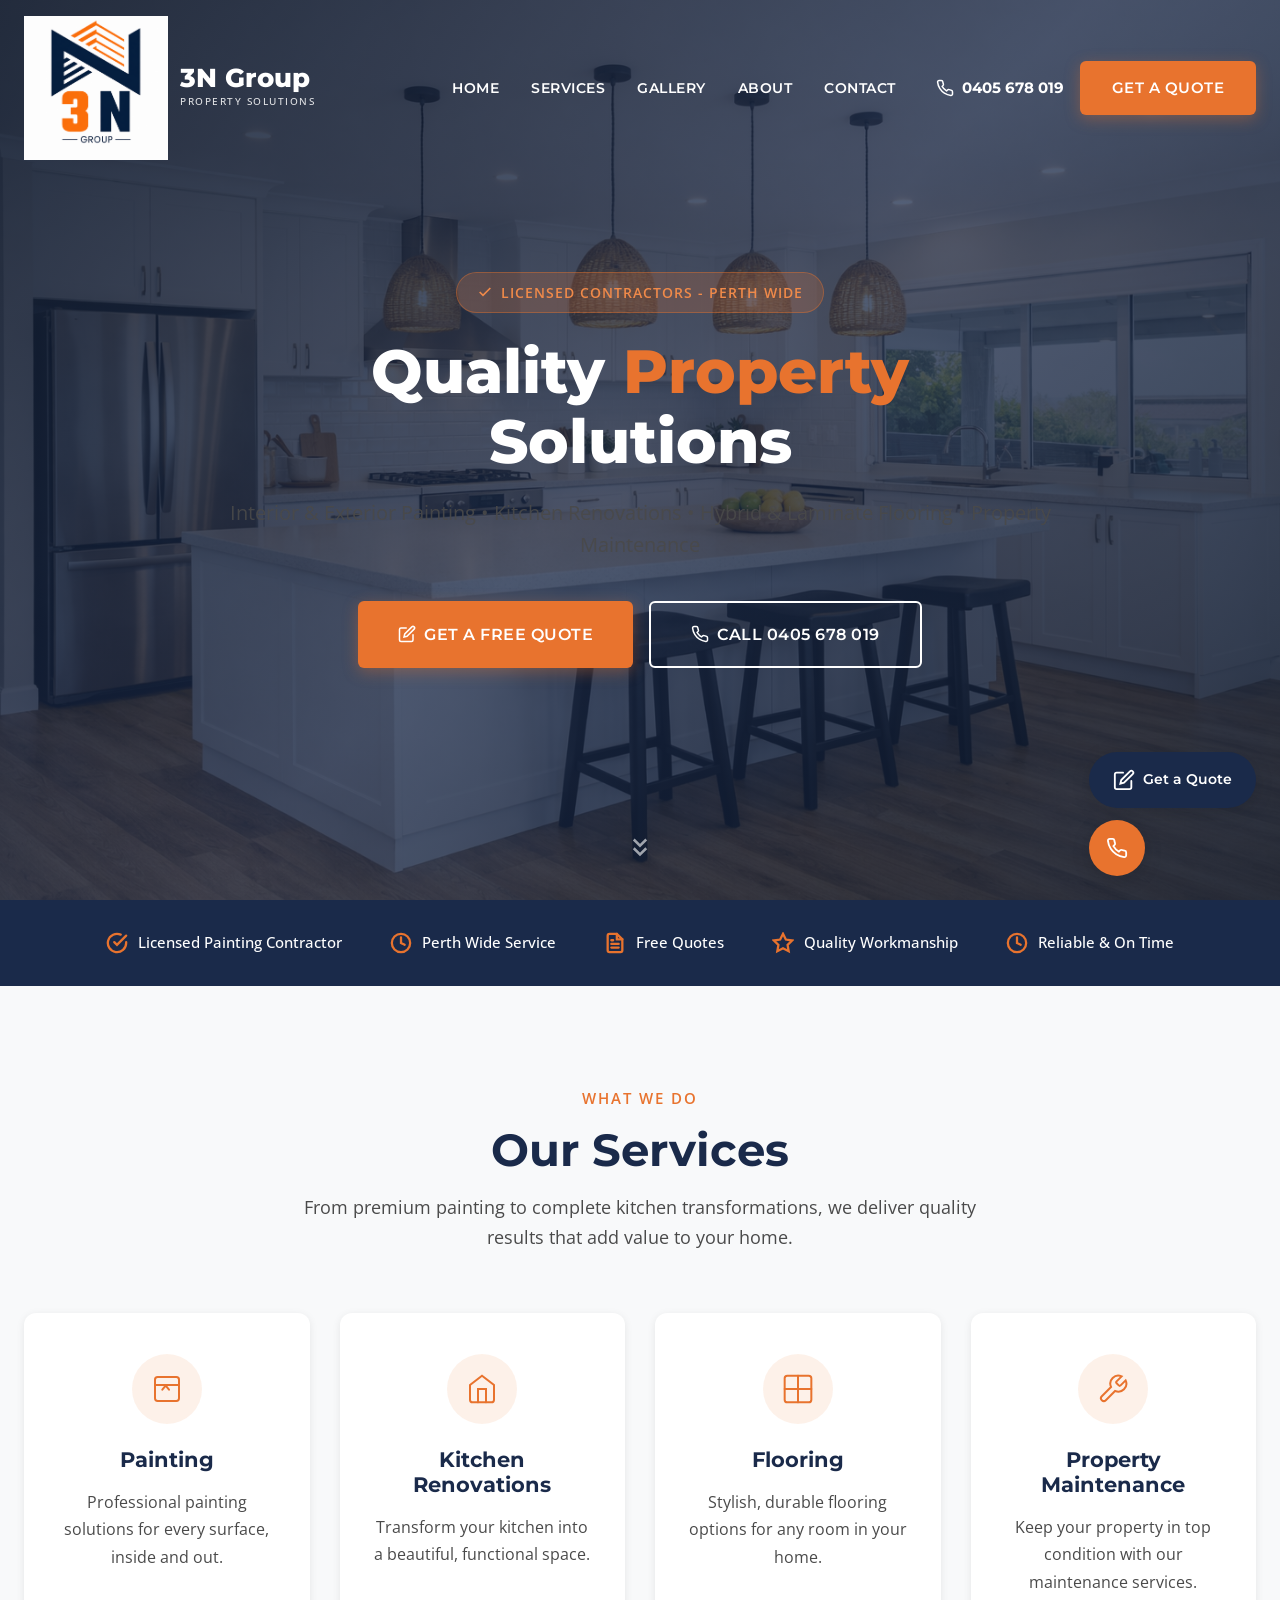
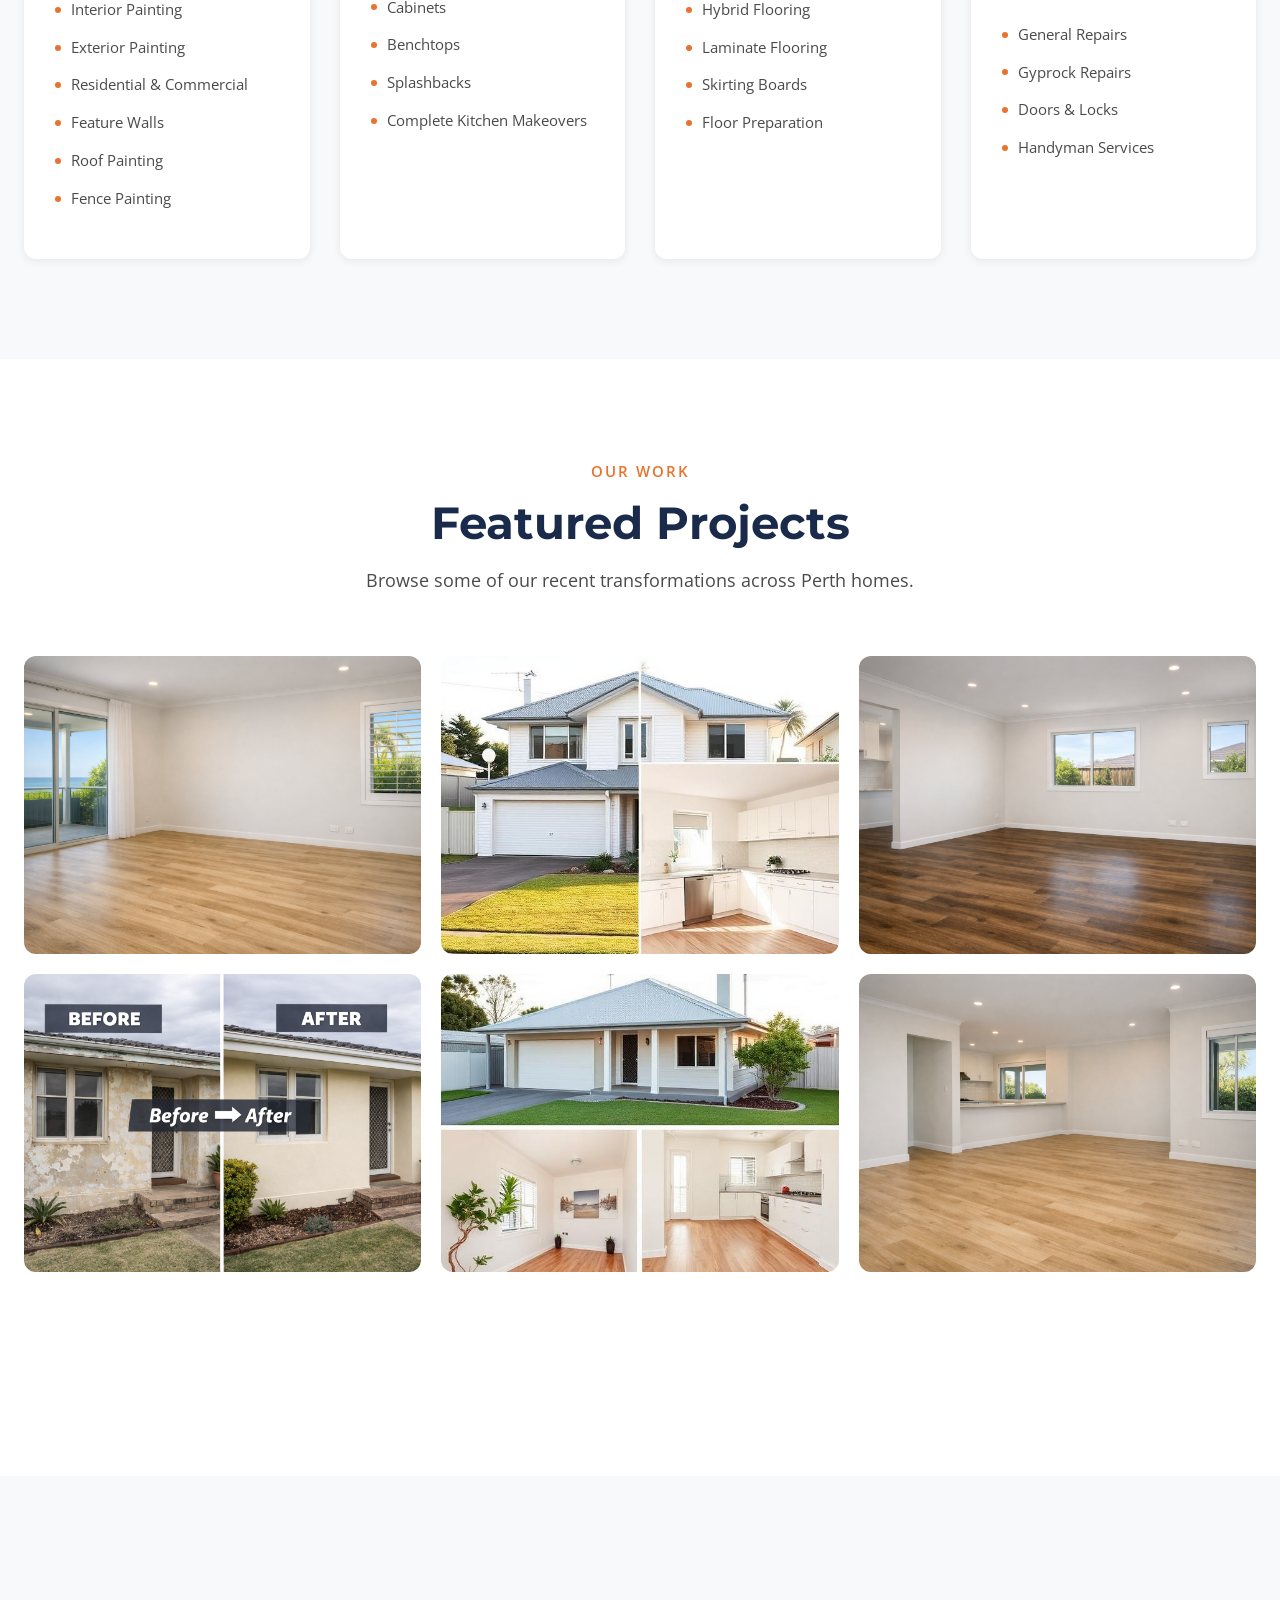
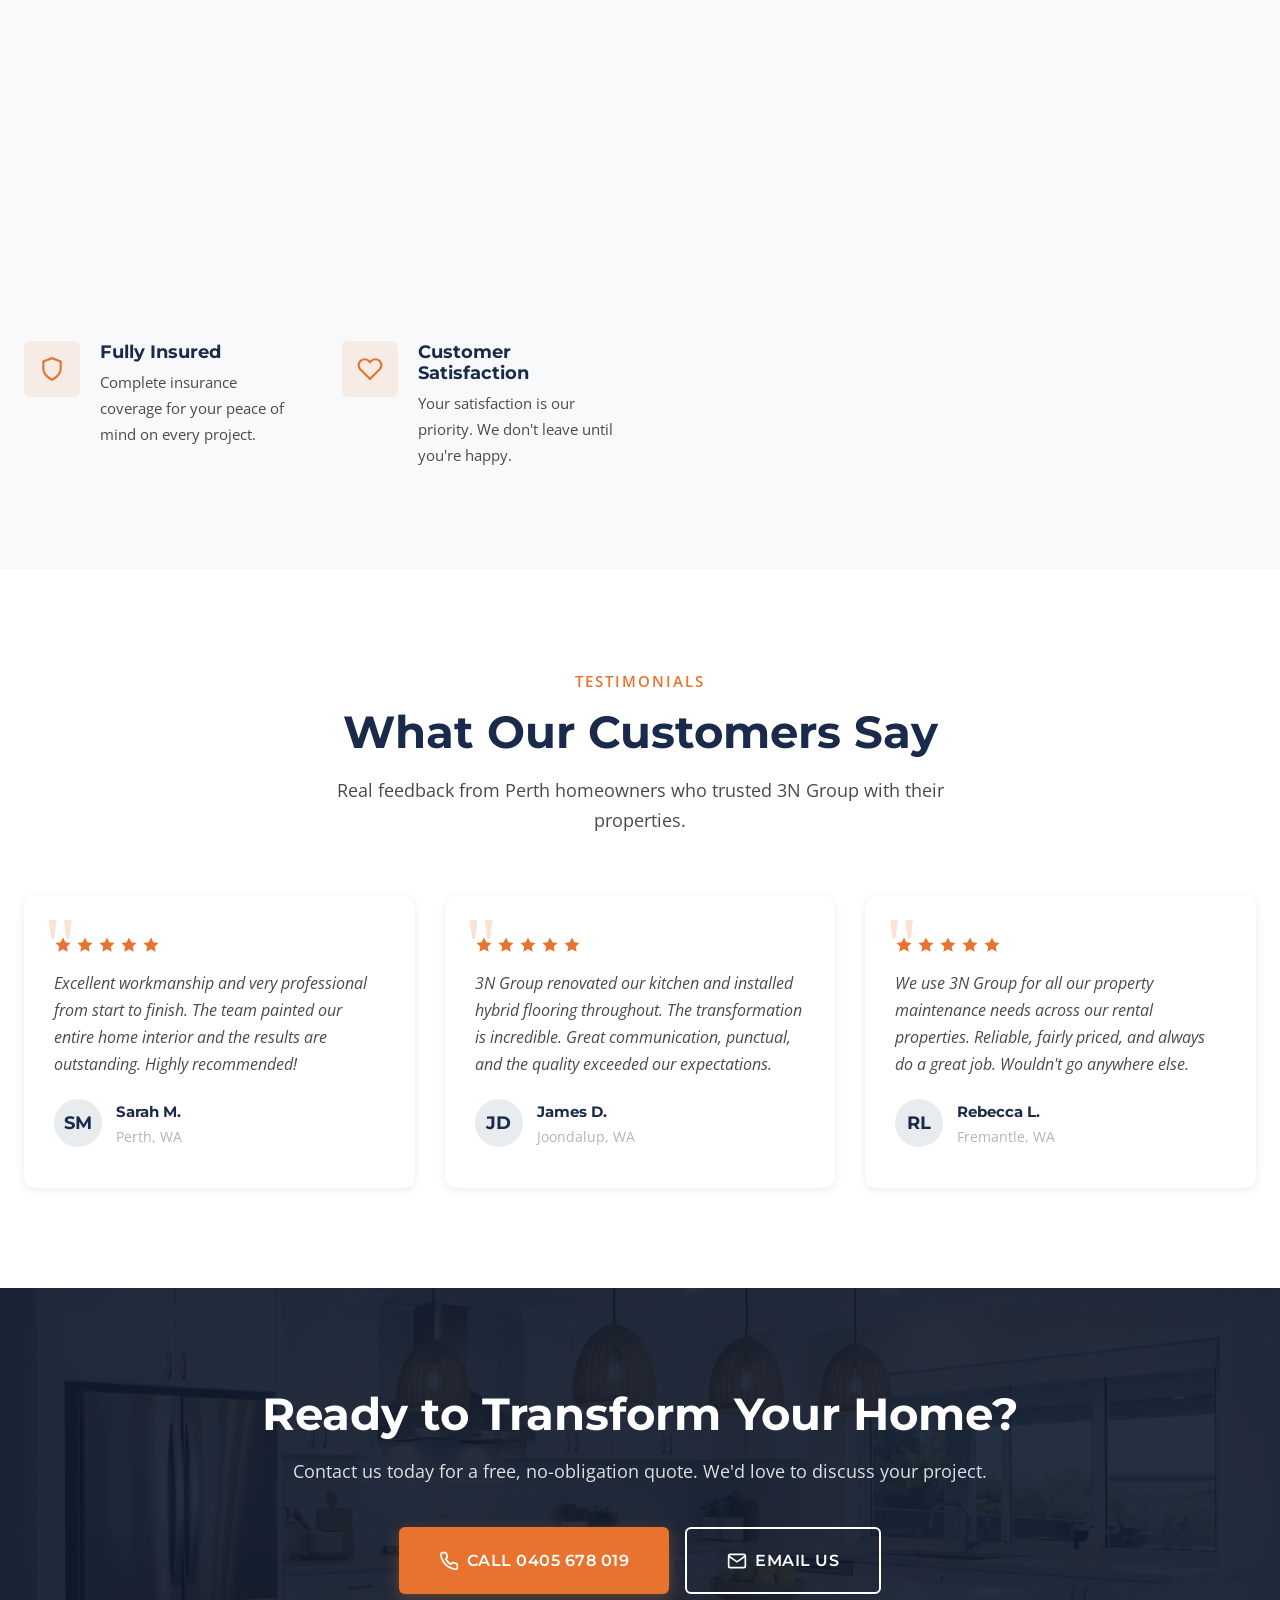
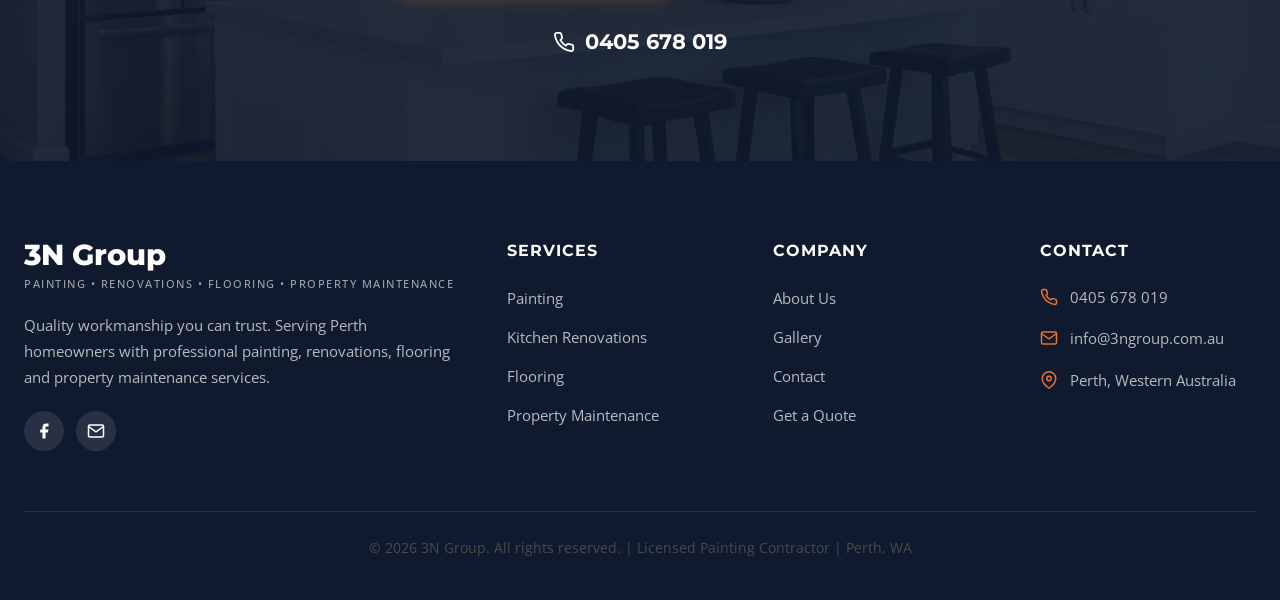
<file: index.html>
<!DOCTYPE html>
<html lang="en-AU">
<head>
  <meta charset="UTF-8">
  <meta name="viewport" content="width=device-width, initial-scale=1.0">
  <meta name="description" content="3N Group - Quality Painting, Kitchen Renovations, Hybrid & Laminate Flooring & Property Maintenance Services across Perth. Licensed, insured & trusted. Free quotes.">
  <meta name="keywords" content="painter Perth, house painter Perth, kitchen renovations Perth, hybrid flooring Perth, laminate flooring Perth, property maintenance Perth, painting contractor">
  <meta name="author" content="3N Group">
  <meta name="robots" content="index, follow">
  
  <!-- Open Graph / Social -->
  <meta property="og:type" content="website">
  <meta property="og:url" content="https://3ngroup.com.au/">
  <meta property="og:title" content="3N Group | Quality Renovation Services Perth">
  <meta property="og:description" content="Professional painting, kitchen renovations, flooring & property maintenance services across Perth. Free quotes.">
  <meta property="og:image" content="https://3ngroup.com.au/images/hero.jpg">
  
  <!-- Twitter Card -->
  <meta name="twitter:card" content="summary_large_image">
  <meta name="twitter:title" content="3N Group | Painting & Renovation Services Perth">
  <meta name="twitter:description" content="Professional painting, kitchen renovations, flooring & property maintenance across Perth.">
  
  <!-- Geo Tags -->
  <meta name="geo.region" content="AU-WA">
  <meta name="geo.placename" content="Perth">
  <meta name="geo.position" content="-31.9505;115.8605">
  <meta name="ICBM" content="-31.9505, 115.8605">
  
  <title>3N Group | Quality Renovation Services Perth</title>
  
  <!-- Fonts -->
  <link rel="preconnect" href="https://fonts.googleapis.com">
  <link rel="preconnect" href="https://fonts.gstatic.com" crossorigin>
  <link href="https://fonts.googleapis.com/css2?family=Montserrat:wght@400;500;600;700;800&family=Open+Sans:wght@400;500;600&display=swap" rel="stylesheet">
  
  <!-- Styles -->
  <link rel="stylesheet" href="styles.css">
  
  <!-- Favicon -->
  <link rel="icon" type="image/x-icon" href="favicon.ico">
  <link rel="apple-touch-icon" sizes="180x180" href="images/logo.png">
  
  <!-- Structured Data -->
  <script type="application/ld+json">
  {
    "@context": "https://schema.org",
    "@type": "LocalBusiness",
    "name": "3N Group",
    "description": "Quality Painting, Kitchen Renovations, Flooring & Property Maintenance Services in Perth",
    "url": "https://3ngroup.com.au",
    "telephone": "+61-405-678-019",
    "email": "info@3ngroup.com.au",
    "address": {
      "@type": "PostalAddress",
      "addressLocality": "Perth",
      "addressRegion": "WA",
      "addressCountry": "AU"
    },
    "areaServed": {
      "@type": "City",
      "name": "Perth"
    },
    "serviceType": [
      "Painting Services",
      "Kitchen Renovations",
      "Hybrid Flooring",
      "Laminate Flooring",
      "Property Maintenance"
    ],
    "priceRange": "$$",
    "openingHours": "Mo-Fr 07:00-18:00"
  }
  </script>
</head>
<body>

  <!-- Header -->
  <header class="header" id="header">
    <div class="container">
      <div class="header-inner">
        <a href="index.html" class="logo">
    <img src="images/logo.png" alt="3N Group Logo" class="logo-image">

    <div class="logo-content">
        <span class="logo-text">3N Group</span>
        <span class="logo-tagline">
                  Property Solutions
        </span>
    </div>
</a>
        
        <nav class="nav">
          <ul class="nav-links" id="navLinks">
            <li><a href="index.html" class="nav-link active">Home</a></li>
            <li><a href="services.html" class="nav-link">Services</a></li>
            <li><a href="gallery.html" class="nav-link">Gallery</a></li>
            <li><a href="about.html" class="nav-link">About</a></li>
            <li><a href="contact.html" class="nav-link">Contact</a></li>
          </ul>
          
          <div class="nav-cta">
            <a href="tel:+61405678019" class="nav-phone">
              <svg viewBox="0 0 24 24" fill="none" stroke="currentColor" stroke-width="2" stroke-linecap="round" stroke-linejoin="round"><path d="M22 16.92v3a2 2 0 0 1-2.18 2 19.79 19.79 0 0 1-8.63-3.07 19.5 19.5 0 0 1-6-6 19.79 19.79 0 0 1-3.07-8.67A2 2 0 0 1 4.11 2h3a2 2 0 0 1 2 1.72 12.84 12.84 0 0 0 .7 2.81 2 2 0 0 1-.45 2.11L8.09 9.91a16 16 0 0 0 6 6l1.27-1.27a2 2 0 0 1 2.11-.45 12.84 12.84 0 0 0 2.81.7A2 2 0 0 1 22 16.92z"/></svg>
              0405 678 019
            </a>
            <a href="contact.html" class="btn btn-primary">Get a Quote</a>
          </div>
          
          <button class="mobile-menu-toggle" id="mobileMenuToggle" aria-label="Toggle menu">
            <span></span>
            <span></span>
            <span></span>
          </button>
        </nav>
      </div>
    </div>
  </header>

  <!-- Hero Section -->
  <section class="hero" id="home">
    <div class="hero-bg"></div>
    <div class="hero-overlay"></div>
    <div class="hero-content">
      <div class="hero-badge">
        <svg width="16" height="16" viewBox="0 0 24 24" fill="none" stroke="currentColor" stroke-width="2.5"><path d="M20 6L9 17l-5-5"/></svg>
        Licensed Contractors - Perth Wide
      </div>
      <h1 class="hero-title">Quality<span> Property </span> Solutions</h1>
      <p class="hero-subtitle">Interior &amp; Exterior Painting &bull; Kitchen Renovations &bull; Hybrid &amp; Laminate Flooring &bull; Property Maintenance</p>
      <div class="hero-buttons">
        <a href="contact.html" class="btn btn-primary btn-large">
          <svg width="18" height="18" viewBox="0 0 24 24" fill="none" stroke="currentColor" stroke-width="2" stroke-linecap="round"><path d="M11 4H4a2 2 0 0 0-2 2v14a2 2 0 0 0 2 2h14a2 2 0 0 0 2-2v-7"/><path d="M18.5 2.5a2.121 2.121 0 0 1 3 3L12 15l-4 1 1-4 9.5-9.5z"/></svg>
          Get a Free Quote
        </a>
        <a href="tel:+61405678019" class="btn btn-secondary btn-large">
          <svg width="18" height="18" viewBox="0 0 24 24" fill="none" stroke="currentColor" stroke-width="2" stroke-linecap="round"><path d="M22 16.92v3a2 2 0 0 1-2.18 2 19.79 19.79 0 0 1-8.63-3.07 19.5 19.5 0 0 1-6-6 19.79 19.79 0 0 1-3.07-8.67A2 2 0 0 1 4.11 2h3a2 2 0 0 1 2 1.72 12.84 12.84 0 0 0 .7 2.81 2 2 0 0 1-.45 2.11L8.09 9.91a16 16 0 0 0 6 6l1.27-1.27a2 2 0 0 1 2.11-.45 12.84 12.84 0 0 0 2.81.7A2 2 0 0 1 22 16.92z"/></svg>
          Call 0405 678 019
        </a>
      </div>
    </div>
    <div class="hero-scroll">
      <svg viewBox="0 0 24 24" fill="none" stroke="currentColor" stroke-width="2"><path d="M7 13l5 5 5-5M7 6l5 5 5-5"/></svg>
    </div>
  </section>

  <!-- Trust Bar -->
  <section class="trust-bar">
    <div class="container">
      <div class="trust-items">
        <div class="trust-item">
          <svg viewBox="0 0 24 24" fill="none" stroke="currentColor" stroke-width="2.5" stroke-linecap="round"><path d="M22 11.08V12a10 10 0 1 1-5.93-9.14"/><path d="M22 4L12 14.01l-3-3"/></svg>
          Licensed Painting Contractor
        </div>
        <div class="trust-item">
          <svg viewBox="0 0 24 24" fill="none" stroke="currentColor" stroke-width="2.5" stroke-linecap="round"><circle cx="12" cy="12" r="10"/><path d="M12 6v6l4 2"/></svg>
          Perth Wide Service
        </div>
        <div class="trust-item">
          <svg viewBox="0 0 24 24" fill="none" stroke="currentColor" stroke-width="2.5" stroke-linecap="round"><path d="M14 2H6a2 2 0 0 0-2 2v16a2 2 0 0 0 2 2h12a2 2 0 0 0 2-2V8z"/><path d="M14 2v6h6"/><path d="M16 13H8"/><path d="M16 17H8"/><path d="M10 9H8"/></svg>
          Free Quotes
        </div>
        <div class="trust-item">
          <svg viewBox="0 0 24 24" fill="none" stroke="currentColor" stroke-width="2.5" stroke-linecap="round"><path d="M12 2l3.09 6.26L22 9.27l-5 4.87 1.18 6.88L12 17.77l-6.18 3.25L7 14.14 2 9.27l6.91-1.01L12 2z"/></svg>
          Quality Workmanship
        </div>
        <div class="trust-item">
          <svg viewBox="0 0 24 24" fill="none" stroke="currentColor" stroke-width="2.5" stroke-linecap="round"><circle cx="12" cy="12" r="10"/><path d="M12 6v6l4 2"/></svg>
          Reliable &amp; On Time
        </div>
      </div>
    </div>
  </section>

  <!-- Services Section -->
  <section class="section bg-light" id="services">
    <div class="container">
      <div class="section-header reveal">
        <span class="section-subtitle">What We Do</span>
        <h2 class="section-title">Our Services</h2>
        <p class="section-desc">From premium painting to complete kitchen transformations, we deliver quality results that add value to your home.</p>
      </div>
      
      <div class="services-grid">
        <!-- Painting -->
        <div class="service-card reveal reveal-delay-1">
          <div class="service-icon">
            <svg viewBox="0 0 24 24" fill="none" stroke="currentColor" stroke-width="1.5" stroke-linecap="round"><path d="M19 3H5a2 2 0 0 0-2 2v14a2 2 0 0 0 2 2h14a2 2 0 0 0 2-2V5a2 2 0 0 0-2-2z"/><path d="M8.5 12.5l2.5-3 2.5 3"/><path d="M3 9h18"/></svg>
          </div>
          <h3>Painting</h3>
          <p>Professional painting solutions for every surface, inside and out.</p>
          <ul class="service-list">
            <li>Interior Painting</li>
            <li>Exterior Painting</li>
            <li>Residential &amp; Commercial</li>
            <li>Feature Walls</li>
            <li>Roof Painting</li>
            <li>Fence Painting</li>
          </ul>
        </div>
        
        <!-- Kitchen Renovations -->
        <div class="service-card reveal reveal-delay-2">
          <div class="service-icon">
            <svg viewBox="0 0 24 24" fill="none" stroke="currentColor" stroke-width="1.5" stroke-linecap="round"><path d="M3 9l9-7 9 7v11a2 2 0 0 1-2 2H5a2 2 0 0 1-2-2z"/><path d="M9 22V12h6v10"/></svg>
          </div>
          <h3>Kitchen Renovations</h3>
          <p>Transform your kitchen into a beautiful, functional space.</p>
          <ul class="service-list">
            <li>Cabinets</li>
            <li>Benchtops</li>
            <li>Splashbacks</li>
            <li>Complete Kitchen Makeovers</li>
          </ul>
        </div>
        
        <!-- Flooring -->
        <div class="service-card reveal reveal-delay-3">
          <div class="service-icon">
            <svg viewBox="0 0 24 24" fill="none" stroke="currentColor" stroke-width="1.5" stroke-linecap="round"><rect x="2" y="2" width="20" height="20" rx="2"/><path d="M2 12h20"/><path d="M12 2v20"/></svg>
          </div>
          <h3>Flooring</h3>
          <p>Stylish, durable flooring options for any room in your home.</p>
          <ul class="service-list">
            <li>Hybrid Flooring</li>
            <li>Laminate Flooring</li>
            <li>Skirting Boards</li>
            <li>Floor Preparation</li>
          </ul>
        </div>
        
        <!-- Property Maintenance -->
        <div class="service-card reveal reveal-delay-4">
          <div class="service-icon">
            <svg viewBox="0 0 24 24" fill="none" stroke="currentColor" stroke-width="1.5" stroke-linecap="round"><path d="M14.7 6.3a1 1 0 0 0 0 1.4l1.6 1.6a1 1 0 0 0 1.4 0l3.77-3.77a6 6 0 0 1-7.94 7.94l-6.91 6.91a2.12 2.12 0 0 1-3-3l6.91-6.91a6 6 0 0 1 7.94-7.94l-3.76 3.76z"/></svg>
          </div>
          <h3>Property Maintenance</h3>
          <p>Keep your property in top condition with our maintenance services.</p>
          <ul class="service-list">
            <li>General Repairs</li>
            <li>Gyprock Repairs</li>
            <li>Doors &amp; Locks</li>
            <li>Handyman Services</li>
          </ul>
        </div>
      </div>
    </div>
  </section>

  <!-- Featured Projects -->
  <section class="section" id="projects">
    <div class="container">
      <div class="section-header reveal">
        <span class="section-subtitle">Our Work</span>
        <h2 class="section-title">Featured Projects</h2>
        <p class="section-desc">Browse some of our recent transformations across Perth homes.</p>
      </div>
      
      <div class="gallery-grid">
        <div class="gallery-item reveal reveal-delay-1">
          <img src="images/gallery1.jpg" alt="Interior house painting project in Perth - Living room transformation" loading="lazy">
          <div class="gallery-overlay">
            <h4>Interior House Painting</h4>
            <p>Perth Suburbs</p>
          </div>
        </div>
        <div class="gallery-item reveal reveal-delay-2">
          <img src="images/gallery2.jpg" alt="Kitchen renovation with new cabinets and benchtop" loading="lazy">
          <div class="gallery-overlay">
            <h4>Kitchen Renovation</h4>
            <p>Complete Makeover</p>
          </div>
        </div>
        <div class="gallery-item reveal reveal-delay-3">
          <img src="images/gallery3.jpg" alt="Hybrid flooring installation in modern home" loading="lazy">
          <div class="gallery-overlay">
            <h4>Hybrid Flooring</h4>
            <p>Living Area</p>
          </div>
        </div>
        <div class="gallery-item reveal reveal-delay-1">
          <img src="images/gallery4.jpg" alt="Exterior house painting - weatherboard home" loading="lazy">
          <div class="gallery-overlay">
            <h4>Exterior Painting</h4>
            <p>Weatherboard Home</p>
          </div>
        </div>
        <div class="gallery-item reveal reveal-delay-2">
          <img src="images/gallery5.jpg" alt="Property maintenance and plaster repairs" loading="lazy">
          <div class="gallery-overlay">
            <h4>Property Maintenance</h4>
            <p>Repairs &amp; Restoration</p>
          </div>
        </div>
        <div class="gallery-item reveal reveal-delay-3">
          <img src="images/gallery6.jpg" alt="Laminate flooring bedroom installation" loading="lazy">
          <div class="gallery-overlay">
            <h4>Laminate Flooring</h4>
            <p>Bedroom Transformation</p>
          </div>
        </div>
      </div>
      
      <div class="gallery-cta reveal">
        <a href="gallery.html" class="btn btn-navy btn-large">View All Projects</a>
      </div>
    </div>
  </section>

  <!-- Why Choose Us -->
  <section class="section bg-light" id="why-us">
    <div class="container">
      <div class="section-header reveal">
        <span class="section-subtitle">Why 3N Group</span>
        <h2 class="section-title">Why Choose Us</h2>
        <p class="section-desc">Perth homeowners trust us for our professionalism, quality, and reliability.</p>
      </div>
      
      <div class="why-grid">
        <div class="why-item reveal reveal-delay-1">
          <div class="why-icon">
            <svg viewBox="0 0 24 24" fill="none" stroke="currentColor" stroke-width="2" stroke-linecap="round"><path d="M22 11.08V12a10 10 0 1 1-5.93-9.14"/><path d="M22 4L12 14.01l-3-3"/></svg>
          </div>
          <div class="why-content">
            <h4>Licensed &amp; Experienced</h4>
            <p>Fully licensed painting contractor with years of experience across Perth.</p>
          </div>
        </div>
        
        <div class="why-item reveal reveal-delay-2">
          <div class="why-icon">
            <svg viewBox="0 0 24 24" fill="none" stroke="currentColor" stroke-width="2" stroke-linecap="round"><path d="M1 12s4-8 11-8 11 8 11 8-4 8-11 8-11-8-11-8z"/><circle cx="12" cy="12" r="3"/></svg>
          </div>
          <div class="why-content">
            <h4>Attention to Detail</h4>
            <p>We take pride in our finish - every edge, corner, and surface is done right.</p>
          </div>
        </div>
        
        <div class="why-item reveal reveal-delay-3">
          <div class="why-icon">
            <svg viewBox="0 0 24 24" fill="none" stroke="currentColor" stroke-width="2" stroke-linecap="round"><line x1="12" y1="1" x2="12" y2="23"/><path d="M17 5H9.5a3.5 3.5 0 0 0 0 7h5a3.5 3.5 0 0 1 0 7H6"/></svg>
          </div>
          <div class="why-content">
            <h4>Honest Pricing</h4>
            <p>Transparent, competitive quotes with no hidden costs or surprises.</p>
          </div>
        </div>
        
        <div class="why-item reveal reveal-delay-1">
          <div class="why-icon">
            <svg viewBox="0 0 24 24" fill="none" stroke="currentColor" stroke-width="2" stroke-linecap="round"><path d="M17 21v-2a4 4 0 0 0-4-4H5a4 4 0 0 0-4 4v2"/><circle cx="9" cy="7" r="4"/><path d="M23 21v-2a4 4 0 0 0-3-3.87"/><path d="M16 3.13a4 4 0 0 1 0 7.75"/></svg>
          </div>
          <div class="why-content">
            <h4>Clean &amp; Respectful</h4>
            <p>We treat your home with respect - clean, tidy, and professional at all times.</p>
          </div>
        </div>
        
        <div class="why-item reveal reveal-delay-2">
          <div class="why-icon">
            <svg viewBox="0 0 24 24" fill="none" stroke="currentColor" stroke-width="2" stroke-linecap="round"><path d="M12 22s8-4 8-10V5l-8-3-8 3v7c0 6 8 10 8 10z"/></svg>
          </div>
          <div class="why-content">
            <h4>Fully Insured</h4>
            <p>Complete insurance coverage for your peace of mind on every project.</p>
          </div>
        </div>
        
        <div class="why-item reveal reveal-delay-3">
          <div class="why-icon">
            <svg viewBox="0 0 24 24" fill="none" stroke="currentColor" stroke-width="2" stroke-linecap="round"><path d="M20.84 4.61a5.5 5.5 0 0 0-7.78 0L12 5.67l-1.06-1.06a5.5 5.5 0 0 0-7.78 7.78l1.06 1.06L12 21.23l7.78-7.78 1.06-1.06a5.5 5.5 0 0 0 0-7.78z"/></svg>
          </div>
          <div class="why-content">
            <h4>Customer Satisfaction</h4>
            <p>Your satisfaction is our priority. We don't leave until you're happy.</p>
          </div>
        </div>
      </div>
    </div>
  </section>

  <!-- Testimonials -->
  <section class="section" id="testimonials">
    <div class="container">
      <div class="section-header reveal">
        <span class="section-subtitle">Testimonials</span>
        <h2 class="section-title">What Our Customers Say</h2>
        <p class="section-desc">Real feedback from Perth homeowners who trusted 3N Group with their properties.</p>
      </div>
      
      <div class="testimonials-grid">
        <div class="testimonial-card reveal reveal-delay-1">
          <div class="testimonial-stars">
            <svg viewBox="0 0 24 24"><path d="M12 2l3.09 6.26L22 9.27l-5 4.87 1.18 6.88L12 17.77l-6.18 3.25L7 14.14 2 9.27l6.91-1.01L12 2z"/></svg>
            <svg viewBox="0 0 24 24"><path d="M12 2l3.09 6.26L22 9.27l-5 4.87 1.18 6.88L12 17.77l-6.18 3.25L7 14.14 2 9.27l6.91-1.01L12 2z"/></svg>
            <svg viewBox="0 0 24 24"><path d="M12 2l3.09 6.26L22 9.27l-5 4.87 1.18 6.88L12 17.77l-6.18 3.25L7 14.14 2 9.27l6.91-1.01L12 2z"/></svg>
            <svg viewBox="0 0 24 24"><path d="M12 2l3.09 6.26L22 9.27l-5 4.87 1.18 6.88L12 17.77l-6.18 3.25L7 14.14 2 9.27l6.91-1.01L12 2z"/></svg>
            <svg viewBox="0 0 24 24"><path d="M12 2l3.09 6.26L22 9.27l-5 4.87 1.18 6.88L12 17.77l-6.18 3.25L7 14.14 2 9.27l6.91-1.01L12 2z"/></svg>
          </div>
          <p class="testimonial-text">Excellent workmanship and very professional from start to finish. The team painted our entire home interior and the results are outstanding. Highly recommended!</p>
          <div class="testimonial-author">
            <div class="testimonial-avatar">SM</div>
            <div>
              <div class="testimonial-name">Sarah M.</div>
              <div class="testimonial-location">Perth, WA</div>
            </div>
          </div>
        </div>
        
        <div class="testimonial-card reveal reveal-delay-2">
          <div class="testimonial-stars">
            <svg viewBox="0 0 24 24"><path d="M12 2l3.09 6.26L22 9.27l-5 4.87 1.18 6.88L12 17.77l-6.18 3.25L7 14.14 2 9.27l6.91-1.01L12 2z"/></svg>
            <svg viewBox="0 0 24 24"><path d="M12 2l3.09 6.26L22 9.27l-5 4.87 1.18 6.88L12 17.77l-6.18 3.25L7 14.14 2 9.27l6.91-1.01L12 2z"/></svg>
            <svg viewBox="0 0 24 24"><path d="M12 2l3.09 6.26L22 9.27l-5 4.87 1.18 6.88L12 17.77l-6.18 3.25L7 14.14 2 9.27l6.91-1.01L12 2z"/></svg>
            <svg viewBox="0 0 24 24"><path d="M12 2l3.09 6.26L22 9.27l-5 4.87 1.18 6.88L12 17.77l-6.18 3.25L7 14.14 2 9.27l6.91-1.01L12 2z"/></svg>
            <svg viewBox="0 0 24 24"><path d="M12 2l3.09 6.26L22 9.27l-5 4.87 1.18 6.88L12 17.77l-6.18 3.25L7 14.14 2 9.27l6.91-1.01L12 2z"/></svg>
          </div>
          <p class="testimonial-text">3N Group renovated our kitchen and installed hybrid flooring throughout. The transformation is incredible. Great communication, punctual, and the quality exceeded our expectations.</p>
          <div class="testimonial-author">
            <div class="testimonial-avatar">JD</div>
            <div>
              <div class="testimonial-name">James D.</div>
              <div class="testimonial-location">Joondalup, WA</div>
            </div>
          </div>
        </div>
        
        <div class="testimonial-card reveal reveal-delay-3">
          <div class="testimonial-stars">
            <svg viewBox="0 0 24 24"><path d="M12 2l3.09 6.26L22 9.27l-5 4.87 1.18 6.88L12 17.77l-6.18 3.25L7 14.14 2 9.27l6.91-1.01L12 2z"/></svg>
            <svg viewBox="0 0 24 24"><path d="M12 2l3.09 6.26L22 9.27l-5 4.87 1.18 6.88L12 17.77l-6.18 3.25L7 14.14 2 9.27l6.91-1.01L12 2z"/></svg>
            <svg viewBox="0 0 24 24"><path d="M12 2l3.09 6.26L22 9.27l-5 4.87 1.18 6.88L12 17.77l-6.18 3.25L7 14.14 2 9.27l6.91-1.01L12 2z"/></svg>
            <svg viewBox="0 0 24 24"><path d="M12 2l3.09 6.26L22 9.27l-5 4.87 1.18 6.88L12 17.77l-6.18 3.25L7 14.14 2 9.27l6.91-1.01L12 2z"/></svg>
            <svg viewBox="0 0 24 24"><path d="M12 2l3.09 6.26L22 9.27l-5 4.87 1.18 6.88L12 17.77l-6.18 3.25L7 14.14 2 9.27l6.91-1.01L12 2z"/></svg>
          </div>
          <p class="testimonial-text">We use 3N Group for all our property maintenance needs across our rental properties. Reliable, fairly priced, and always do a great job. Wouldn't go anywhere else.</p>
          <div class="testimonial-author">
            <div class="testimonial-avatar">RL</div>
            <div>
              <div class="testimonial-name">Rebecca L.</div>
              <div class="testimonial-location">Fremantle, WA</div>
            </div>
          </div>
        </div>
      </div>
    </div>
  </section>

  <!-- CTA Section -->
  <section class="cta-section" id="quote">
    <div class="container">
      <h2 class="reveal">Ready to Transform Your Home?</h2>
      <p class="reveal reveal-delay-1">Contact us today for a free, no-obligation quote. We'd love to discuss your project.</p>
      <div class="cta-buttons reveal reveal-delay-2">
        <a href="tel:+61405678019" class="btn btn-primary btn-large">
          <svg width="20" height="20" viewBox="0 0 24 24" fill="none" stroke="currentColor" stroke-width="2"><path d="M22 16.92v3a2 2 0 0 1-2.18 2 19.79 19.79 0 0 1-8.63-3.07 19.5 19.5 0 0 1-6-6 19.79 19.79 0 0 1-3.07-8.67A2 2 0 0 1 4.11 2h3a2 2 0 0 1 2 1.72 12.84 12.84 0 0 0 .7 2.81 2 2 0 0 1-.45 2.11L8.09 9.91a16 16 0 0 0 6 6l1.27-1.27a2 2 0 0 1 2.11-.45 12.84 12.84 0 0 0 2.81.7A2 2 0 0 1 22 16.92z"/></svg>
          Call 0405 678 019
        </a>
        <a href="contact.html" class="btn btn-secondary btn-large">
          <svg width="20" height="20" viewBox="0 0 24 24" fill="none" stroke="currentColor" stroke-width="2"><path d="M4 4h16c1.1 0 2 .9 2 2v12c0 1.1-.9 2-2 2H4c-1.1 0-2-.9-2-2V6c0-1.1.9-2 2-2z"/><polyline points="22,6 12,13 2,6"/></svg>
          Email Us
        </a>
      </div>
      <a href="tel:+61405678019" class="cta-phone reveal reveal-delay-3">
        <svg viewBox="0 0 24 24" fill="none" stroke="currentColor" stroke-width="2"><path d="M22 16.92v3a2 2 0 0 1-2.18 2 19.79 19.79 0 0 1-8.63-3.07 19.5 19.5 0 0 1-6-6 19.79 19.79 0 0 1-3.07-8.67A2 2 0 0 1 4.11 2h3a2 2 0 0 1 2 1.72 12.84 12.84 0 0 0 .7 2.81 2 2 0 0 1-.45 2.11L8.09 9.91a16 16 0 0 0 6 6l1.27-1.27a2 2 0 0 1 2.11-.45 12.84 12.84 0 0 0 2.81.7A2 2 0 0 1 22 16.92z"/></svg>
        0405 678 019
      </a>
    </div>
  </section>

  <!-- Footer -->
  <footer class="footer">
    <div class="container">
      <div class="footer-grid">
        <div class="footer-brand">
          <div class="logo-text">3N Group</div>
          <div class="logo-tagline">Painting &bull; Renovations &bull; Flooring &bull; Property Maintenance</div>
          <p>Quality workmanship you can trust. Serving Perth homeowners with professional painting, renovations, flooring and property maintenance services.</p>
          <div class="footer-social">
            <a href="https://www.facebook.com/profile.php?id=61588331464608" target="_blank" rel="noopener noreferrer" aria-label="Facebook">
              <svg viewBox="0 0 24 24" fill="currentColor"><path d="M18 2h-3a5 5 0 0 0-5 5v3H7v4h3v8h4v-8h3l1-4h-4V7a1 1 0 0 1 1-1h3z"/></svg>
            </a>
            <a href="mailto:info@3ngroup.com.au" aria-label="Email">
              <svg viewBox="0 0 24 24" fill="none" stroke="currentColor" stroke-width="2" stroke-linecap="round"><path d="M4 4h16c1.1 0 2 .9 2 2v12c0 1.1-.9 2-2 2H4c-1.1 0-2-.9-2-2V6c0-1.1.9-2 2-2z"/><polyline points="22,6 12,13 2,6"/></svg>
            </a>
          </div>
        </div>
        
        <div>
          <h4 class="footer-title">Services</h4>
          <ul class="footer-links">
            <li><a href="services.html#painting">Painting</a></li>
            <li><a href="services.html#kitchen">Kitchen Renovations</a></li>
            <li><a href="services.html#flooring">Flooring</a></li>
            <li><a href="services.html#maintenance">Property Maintenance</a></li>
          </ul>
        </div>
        
        <div>
          <h4 class="footer-title">Company</h4>
          <ul class="footer-links">
            <li><a href="about.html">About Us</a></li>
            <li><a href="gallery.html">Gallery</a></li>
            <li><a href="contact.html">Contact</a></li>
            <li><a href="contact.html">Get a Quote</a></li>
          </ul>
        </div>
        
        <div>
          <h4 class="footer-title">Contact</h4>
          <ul class="footer-contact">
            <li>
              <svg viewBox="0 0 24 24" fill="none" stroke="currentColor" stroke-width="2" stroke-linecap="round"><path d="M22 16.92v3a2 2 0 0 1-2.18 2 19.79 19.79 0 0 1-8.63-3.07 19.5 19.5 0 0 1-6-6 19.79 19.79 0 0 1-3.07-8.67A2 2 0 0 1 4.11 2h3a2 2 0 0 1 2 1.72 12.84 12.84 0 0 0 .7 2.81 2 2 0 0 1-.45 2.11L8.09 9.91a16 16 0 0 0 6 6l1.27-1.27a2 2 0 0 1 2.11-.45 12.84 12.84 0 0 0 2.81.7A2 2 0 0 1 22 16.92z"/></svg>
              <a href="tel:+61405678019">0405 678 019</a>
            </li>
            <li>
              <svg viewBox="0 0 24 24" fill="none" stroke="currentColor" stroke-width="2" stroke-linecap="round"><path d="M4 4h16c1.1 0 2 .9 2 2v12c0 1.1-.9 2-2 2H4c-1.1 0-2-.9-2-2V6c0-1.1.9-2 2-2z"/><polyline points="22,6 12,13 2,6"/></svg>
              <a href="mailto:info@3ngroup.com.au">info@3ngroup.com.au</a>
            </li>
            <li>
              <svg viewBox="0 0 24 24" fill="none" stroke="currentColor" stroke-width="2" stroke-linecap="round"><path d="M21 10c0 7-9 13-9 13s-9-6-9-13a9 9 0 0 1 18 0z"/><circle cx="12" cy="10" r="3"/></svg>
              <span>Perth, Western Australia</span>
            </li>
          </ul>
        </div>
      </div>
      
      <div class="footer-bottom">
        <p>&copy; <span id="year"></span> 3N Group. All rights reserved. | Licensed Painting Contractor | Perth, WA</p>
      </div>
    </div>
  </footer>

  <!-- Floating Buttons -->
  <div class="floating-buttons">
    <a href="contact.html" class="floating-btn quote">
      <svg viewBox="0 0 24 24" fill="none" stroke="currentColor" stroke-width="2" stroke-linecap="round"><path d="M11 4H4a2 2 0 0 0-2 2v14a2 2 0 0 0 2 2h14a2 2 0 0 0 2-2v-7"/><path d="M18.5 2.5a2.121 2.121 0 0 1 3 3L12 15l-4 1 1-4 9.5-9.5z"/></svg>
      <span>Get a Quote</span>
    </a>
    <a href="tel:+61405678019" class="floating-btn phone" aria-label="Call now">
      <svg viewBox="0 0 24 24" fill="none" stroke="currentColor" stroke-width="2" stroke-linecap="round"><path d="M22 16.92v3a2 2 0 0 1-2.18 2 19.79 19.79 0 0 1-8.63-3.07 19.5 19.5 0 0 1-6-6 19.79 19.79 0 0 1-3.07-8.67A2 2 0 0 1 4.11 2h3a2 2 0 0 1 2 1.72 12.84 12.84 0 0 0 .7 2.81 2 2 0 0 1-.45 2.11L8.09 9.91a16 16 0 0 0 6 6l1.27-1.27a2 2 0 0 1 2.11-.45 12.84 12.84 0 0 0 2.81.7A2 2 0 0 1 22 16.92z"/></svg>
    </a>
  </div>

  <!-- Scripts -->
  <script src="script.js"></script>
</body>
</html>
</file>
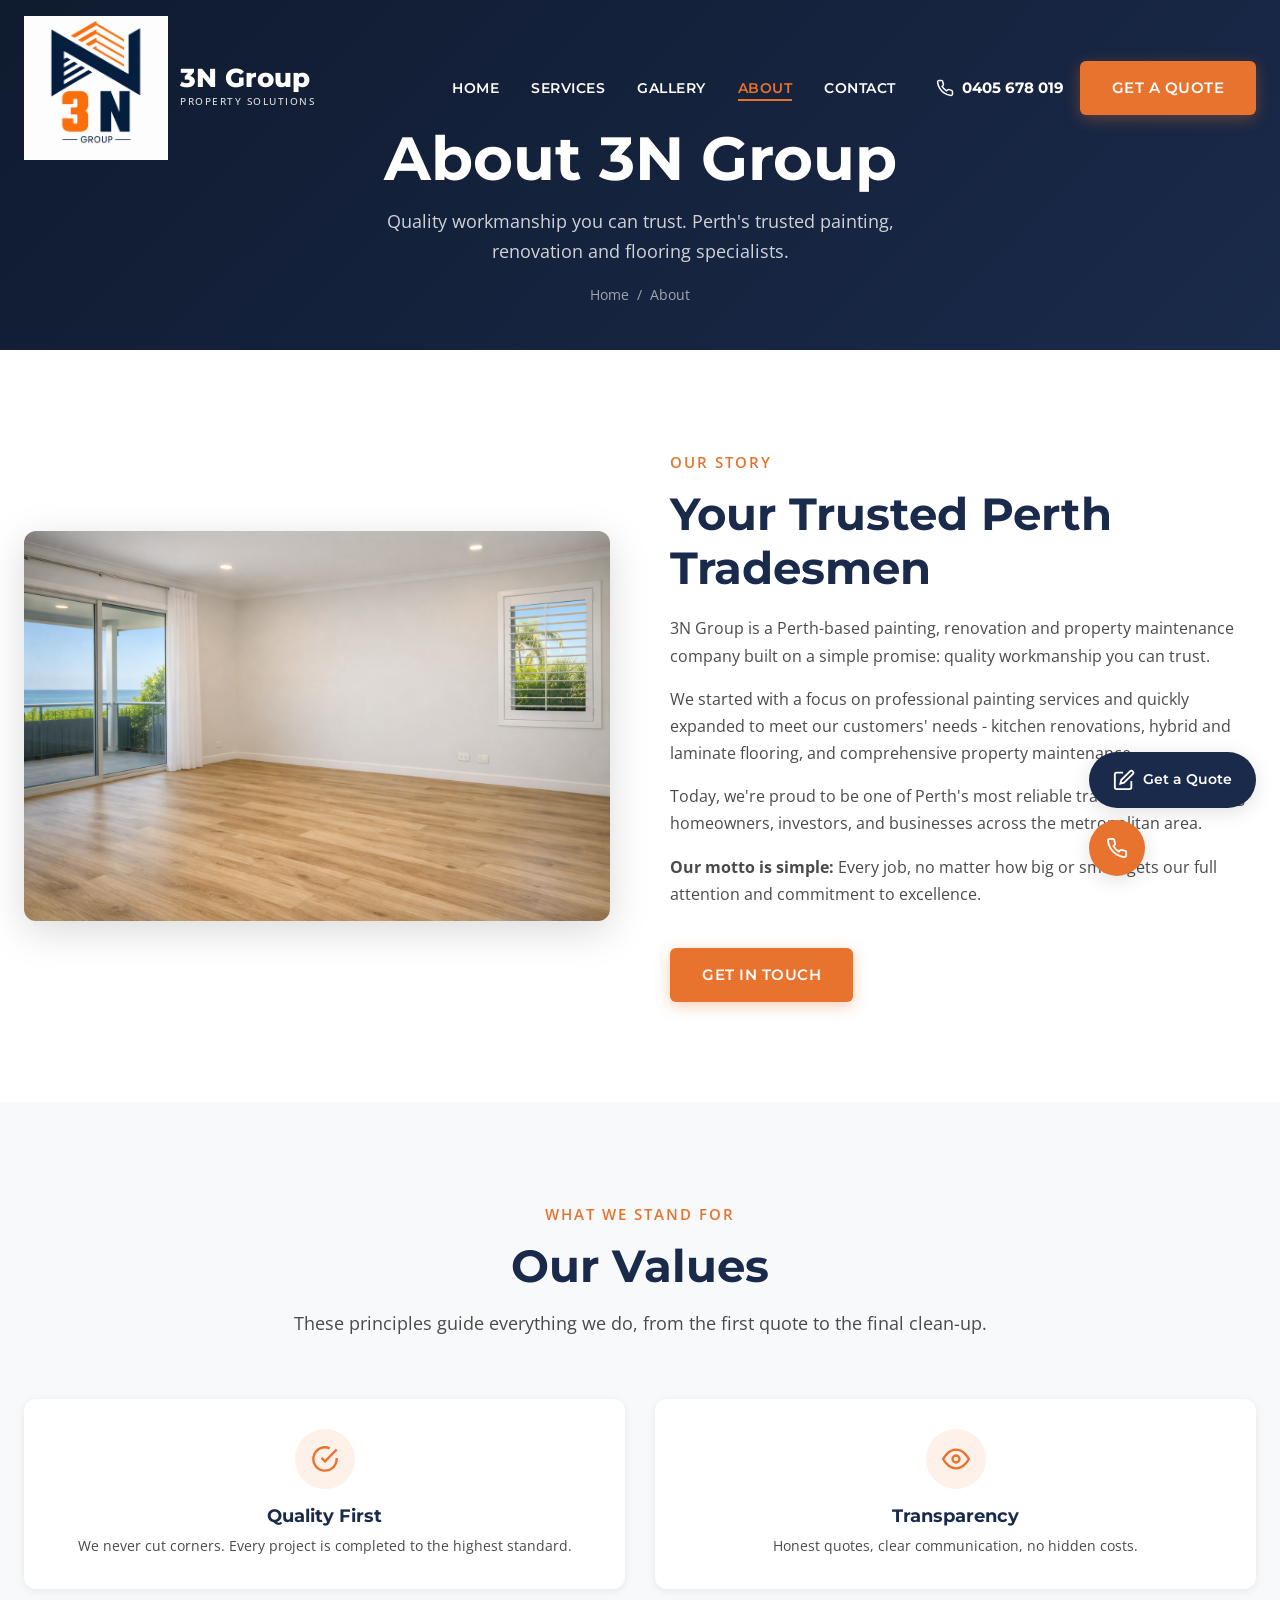
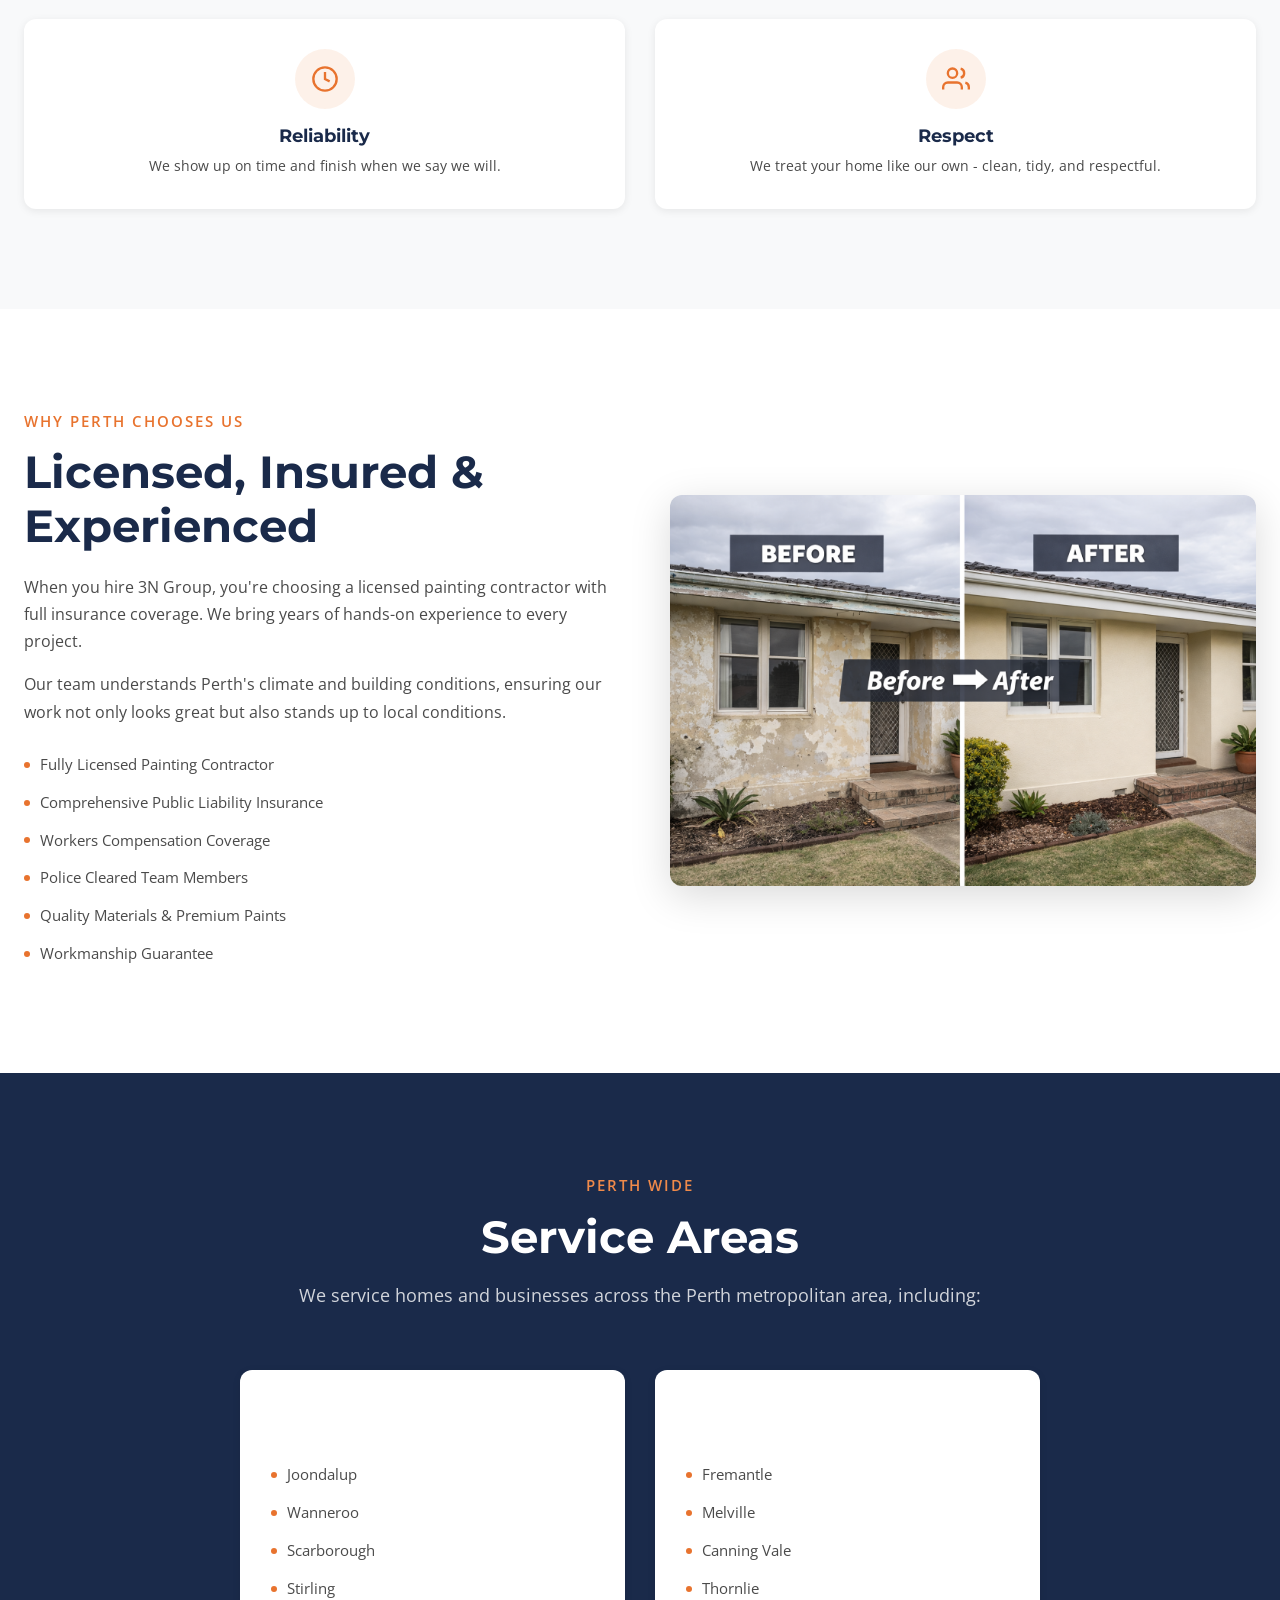
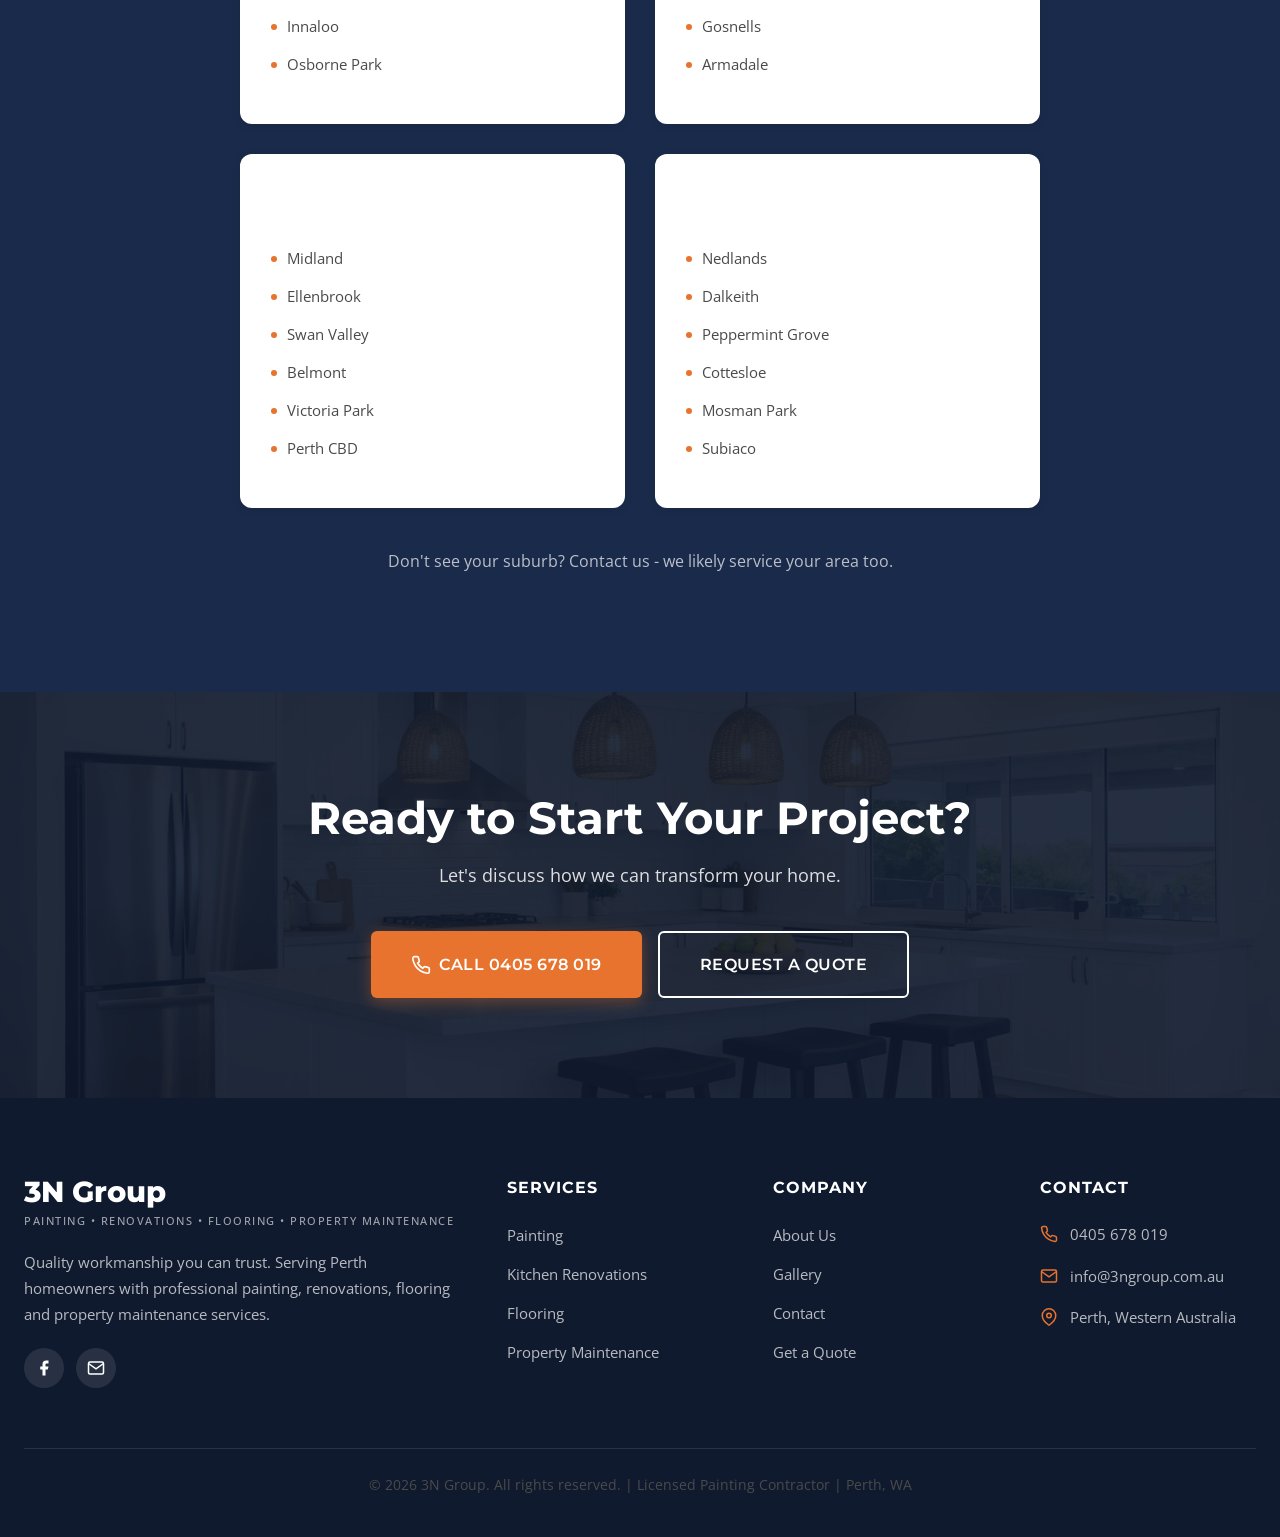
<file: about.html>
<!DOCTYPE html>
<html lang="en-AU">
<head>
  <meta charset="UTF-8">
  <meta name="viewport" content="width=device-width, initial-scale=1.0">
  <meta name="description" content="About 3N Group - Licensed painting contractor and renovation specialist serving Perth. Quality workmanship you can trust.">
  <meta name="robots" content="index, follow">
  <meta property="og:title" content="About Us | 3N Group Perth">
  <meta property="og:description" content="Meet the team behind 3N Group. Professional painting, renovations and flooring experts in Perth.">
  <meta property="og:url" content="https://3ngroup.com.au/about.html">
  <title>About Us | 3N Group - Painting & Renovation Experts Perth</title>
  <link rel="preconnect" href="https://fonts.googleapis.com">
  <link rel="preconnect" href="https://fonts.gstatic.com" crossorigin>
  <link href="https://fonts.googleapis.com/css2?family=Montserrat:wght@400;500;600;700;800&family=Open+Sans:wght@400;500;600&display=swap" rel="stylesheet">
  <link rel="stylesheet" href="styles.css">
  <link rel="icon" type="image/x-icon" href="favicon.ico">
</head>
<body>

  <!-- Header -->
  <header class="header" id="header">
    <div class="container">
      <div class="header-inner">
        <a href="index.html" class="logo">
          <img src="images/logo.png" alt="3N Group Logo" class="logo-image">
          <div class="logo-content">
            <span class="logo-text">3N Group</span>
            <span class="logo-tagline">
              Property Solutions
            </span>
          </div>
        </a>
        <nav class="nav">
          <ul class="nav-links" id="navLinks">
            <li><a href="index.html" class="nav-link">Home</a></li>
            <li><a href="services.html" class="nav-link">Services</a></li>
            <li><a href="gallery.html" class="nav-link">Gallery</a></li>
            <li><a href="about.html" class="nav-link active">About</a></li>
            <li><a href="contact.html" class="nav-link">Contact</a></li>
          </ul>
          <div class="nav-cta">
            <a href="tel:+61405678019" class="nav-phone">
              <svg viewBox="0 0 24 24" fill="none" stroke="currentColor" stroke-width="2"><path d="M22 16.92v3a2 2 0 0 1-2.18 2 19.79 19.79 0 0 1-8.63-3.07 19.5 19.5 0 0 1-6-6 19.79 19.79 0 0 1-3.07-8.67A2 2 0 0 1 4.11 2h3a2 2 0 0 1 2 1.72 12.84 12.84 0 0 0 .7 2.81 2 2 0 0 1-.45 2.11L8.09 9.91a16 16 0 0 0 6 6l1.27-1.27a2 2 0 0 1 2.11-.45 12.84 12.84 0 0 0 2.81.7A2 2 0 0 1 22 16.92z"/></svg>
              0405 678 019
            </a>
            <a href="contact.html" class="btn btn-primary">Get a Quote</a>
          </div>
          <button class="mobile-menu-toggle" id="mobileMenuToggle" aria-label="Toggle menu">
            <span></span><span></span><span></span>
          </button>
        </nav>
      </div>
    </div>
  </header>

  <!-- Page Header -->
  <section class="page-header">
    <div class="page-header-bg"></div>
    <div class="page-header-overlay"></div>
    <div class="container">
      <h1>About 3N Group</h1>
      <p>Quality workmanship you can trust. Perth's trusted painting, renovation and flooring specialists.</p>
      <div class="breadcrumbs">
        <a href="index.html">Home</a>
        <span>/</span>
        <span>About</span>
      </div>
    </div>
  </section>

  <!-- About Story -->
  <section class="section">
    <div class="container">
      <div class="about-grid reveal">
        <div class="about-img">
          <img src="images/gallery1.jpg" alt="3N Group team at work on a painting project in Perth" loading="lazy">
        </div>
        <div class="about-content">
          <span class="section-subtitle">Our Story</span>
          <h2>Your Trusted Perth Tradesmen</h2>
          <p>3N Group is a Perth-based painting, renovation and property maintenance company built on a simple promise: quality workmanship you can trust.</p>
          <p>We started with a focus on professional painting services and quickly expanded to meet our customers' needs - kitchen renovations, hybrid and laminate flooring, and comprehensive property maintenance.</p>
          <p>Today, we're proud to be one of Perth's most reliable trade services, serving homeowners, investors, and businesses across the metropolitan area.</p>
          <p><strong>Our motto is simple:</strong> Every job, no matter how big or small, gets our full attention and commitment to excellence.</p>
          <a href="contact.html" class="btn btn-primary mt-3">Get in Touch</a>
        </div>
      </div>
    </div>
  </section>

  <!-- Values -->
  <section class="section bg-light" id="values">
    <div class="container">
      <div class="section-header reveal">
        <span class="section-subtitle">What We Stand For</span>
        <h2 class="section-title">Our Values</h2>
        <p class="section-desc">These principles guide everything we do, from the first quote to the final clean-up.</p>
      </div>
      <div class="about-values">
        <div class="about-value reveal reveal-delay-1">
          <div class="about-value-icon">
            <svg viewBox="0 0 24 24" fill="none" stroke="currentColor" stroke-width="2"><path d="M22 11.08V12a10 10 0 1 1-5.93-9.14"/><path d="M22 4L12 14.01l-3-3"/></svg>
          </div>
          <h4>Quality First</h4>
          <p>We never cut corners. Every project is completed to the highest standard.</p>
        </div>
        <div class="about-value reveal reveal-delay-2">
          <div class="about-value-icon">
            <svg viewBox="0 0 24 24" fill="none" stroke="currentColor" stroke-width="2"><path d="M1 12s4-8 11-8 11 8 11 8-4 8-11 8-11-8-11-8z"/><circle cx="12" cy="12" r="3"/></svg>
          </div>
          <h4>Transparency</h4>
          <p>Honest quotes, clear communication, no hidden costs.</p>
        </div>
        <div class="about-value reveal reveal-delay-3">
          <div class="about-value-icon">
            <svg viewBox="0 0 24 24" fill="none" stroke="currentColor" stroke-width="2"><circle cx="12" cy="12" r="10"/><path d="M12 6v6l4 2"/></svg>
          </div>
          <h4>Reliability</h4>
          <p>We show up on time and finish when we say we will.</p>
        </div>
        <div class="about-value reveal reveal-delay-1">
          <div class="about-value-icon">
            <svg viewBox="0 0 24 24" fill="none" stroke="currentColor" stroke-width="2"><path d="M17 21v-2a4 4 0 0 0-4-4H5a4 4 0 0 0-4 4v2"/><circle cx="9" cy="7" r="4"/><path d="M23 21v-2a4 4 0 0 0-3-3.87"/><path d="M16 3.13a4 4 0 0 1 0 7.75"/></svg>
          </div>
          <h4>Respect</h4>
          <p>We treat your home like our own - clean, tidy, and respectful.</p>
        </div>
      </div>
    </div>
  </section>

  <!-- Why Trust -->
  <section class="section">
    <div class="container">
      <div class="about-grid reveal">
        <div class="about-content">
          <span class="section-subtitle">Why Perth Chooses Us</span>
          <h2>Licensed, Insured &amp; Experienced</h2>
          <p>When you hire 3N Group, you're choosing a licensed painting contractor with full insurance coverage. We bring years of hands-on experience to every project.</p>
          <p>Our team understands Perth's climate and building conditions, ensuring our work not only looks great but also stands up to local conditions.</p>
          <ul class="service-list" style="margin-top: 20px;">
            <li>Fully Licensed Painting Contractor</li>
            <li>Comprehensive Public Liability Insurance</li>
            <li>Workers Compensation Coverage</li>
            <li>Police Cleared Team Members</li>
            <li>Quality Materials &amp; Premium Paints</li>
            <li>Workmanship Guarantee</li>
          </ul>
        </div>
        <div class="about-img">
          <img src="images/gallery4.jpg" alt="Professional exterior painting project completed by 3N Group" loading="lazy">
        </div>
      </div>
    </div>
  </section>

  <!-- Service Areas -->
  <section class="section bg-navy">
    <div class="container">
      <div class="section-header reveal">
        <span class="section-subtitle" style="color: var(--orange-light);">Perth Wide</span>
        <h2 class="section-title" style="color: var(--white);">Service Areas</h2>
        <p class="section-desc">We service homes and businesses across the Perth metropolitan area, including:</p>
      </div>
      <div class="services-grid" style="max-width: 800px; margin: 0 auto;">
        <div class="service-card reveal reveal-delay-1">
          <h3 style="margin-bottom: 16px;">Northern Suburbs</h3>
          <ul class="service-list">
            <li>Joondalup</li>
            <li>Wanneroo</li>
            <li>Scarborough</li>
            <li>Stirling</li>
            <li>Innaloo</li>
            <li>Osborne Park</li>
          </ul>
        </div>
        <div class="service-card reveal reveal-delay-2">
          <h3 style="margin-bottom: 16px;">Southern Suburbs</h3>
          <ul class="service-list">
            <li>Fremantle</li>
            <li>Melville</li>
            <li>Canning Vale</li>
            <li>Thornlie</li>
            <li>Gosnells</li>
            <li>Armadale</li>
          </ul>
        </div>
        <div class="service-card reveal reveal-delay-3">
          <h3 style="margin-bottom: 16px;">Eastern Suburbs</h3>
          <ul class="service-list">
            <li>Midland</li>
            <li>Ellenbrook</li>
            <li>Swan Valley</li>
            <li>Belmont</li>
            <li>Victoria Park</li>
            <li>Perth CBD</li>
          </ul>
        </div>
        <div class="service-card reveal reveal-delay-1">
          <h3 style="margin-bottom: 16px;">Western Suburbs</h3>
          <ul class="service-list">
            <li>Nedlands</li>
            <li>Dalkeith</li>
            <li>Peppermint Grove</li>
            <li>Cottesloe</li>
            <li>Mosman Park</li>
            <li>Subiaco</li>
          </ul>
        </div>
      </div>
      <p class="text-center" style="margin-top: 40px; color: rgba(255,255,255,0.7);">Don't see your suburb? Contact us - we likely service your area too.</p>
    </div>
  </section>

  <!-- CTA -->
  <section class="cta-section">
    <div class="container">
      <h2 class="reveal">Ready to Start Your Project?</h2>
      <p class="reveal reveal-delay-1">Let's discuss how we can transform your home.</p>
      <div class="cta-buttons reveal reveal-delay-2">
        <a href="tel:+61405678019" class="btn btn-primary btn-large">
          <svg width="20" height="20" viewBox="0 0 24 24" fill="none" stroke="currentColor" stroke-width="2"><path d="M22 16.92v3a2 2 0 0 1-2.18 2 19.79 19.79 0 0 1-8.63-3.07 19.5 19.5 0 0 1-6-6 19.79 19.79 0 0 1-3.07-8.67A2 2 0 0 1 4.11 2h3a2 2 0 0 1 2 1.72 12.84 12.84 0 0 0 .7 2.81 2 2 0 0 1-.45 2.11L8.09 9.91a16 16 0 0 0 6 6l1.27-1.27a2 2 0 0 1 2.11-.45 12.84 12.84 0 0 0 2.81.7A2 2 0 0 1 22 16.92z"/></svg>
          Call 0405 678 019
        </a>
        <a href="contact.html" class="btn btn-secondary btn-large">Request a Quote</a>
      </div>
    </div>
  </section>

  <!-- Footer -->
  <footer class="footer">
    <div class="container">
      <div class="footer-grid">
        <div class="footer-brand">
          <div class="logo-text">3N Group</div>
          <div class="logo-tagline">Painting &bull; Renovations &bull; Flooring &bull; Property Maintenance</div>
          <p>Quality workmanship you can trust. Serving Perth homeowners with professional painting, renovations, flooring and property maintenance services.</p>
          <div class="footer-social">
            <a href="https://www.facebook.com/3ngroup" target="_blank" rel="noopener noreferrer" aria-label="Facebook">
              <svg viewBox="0 0 24 24" fill="currentColor"><path d="M18 2h-3a5 5 0 0 0-5 5v3H7v4h3v8h4v-8h3l1-4h-4V7a1 1 0 0 1 1-1h3z"/></svg>
            </a>
            <a href="mailto:info@3ngroup.com.au" aria-label="Email">
              <svg viewBox="0 0 24 24" fill="none" stroke="currentColor" stroke-width="2"><path d="M4 4h16c1.1 0 2 .9 2 2v12c0 1.1-.9 2-2 2H4c-1.1 0-2-.9-2-2V6c0-1.1.9-2 2-2z"/><polyline points="22,6 12,13 2,6"/></svg>
            </a>
          </div>
        </div>
        <div>
          <h4 class="footer-title">Services</h4>
          <ul class="footer-links">
            <li><a href="services.html#painting">Painting</a></li>
            <li><a href="services.html#kitchen">Kitchen Renovations</a></li>
            <li><a href="services.html#flooring">Flooring</a></li>
            <li><a href="services.html#maintenance">Property Maintenance</a></li>
          </ul>
        </div>
        <div>
          <h4 class="footer-title">Company</h4>
          <ul class="footer-links">
            <li><a href="about.html">About Us</a></li>
            <li><a href="gallery.html">Gallery</a></li>
            <li><a href="contact.html">Contact</a></li>
            <li><a href="contact.html">Get a Quote</a></li>
          </ul>
        </div>
        <div>
          <h4 class="footer-title">Contact</h4>
          <ul class="footer-contact">
            <li><svg viewBox="0 0 24 24" fill="none" stroke="currentColor" stroke-width="2"><path d="M22 16.92v3a2 2 0 0 1-2.18 2 19.79 19.79 0 0 1-8.63-3.07 19.5 19.5 0 0 1-6-6 19.79 19.79 0 0 1-3.07-8.67A2 2 0 0 1 4.11 2h3a2 2 0 0 1 2 1.72 12.84 12.84 0 0 0 .7 2.81 2 2 0 0 1-.45 2.11L8.09 9.91a16 16 0 0 0 6 6l1.27-1.27a2 2 0 0 1 2.11-.45 12.84 12.84 0 0 0 2.81.7A2 2 0 0 1 22 16.92z"/></svg><a href="tel:+61405678019">0405 678 019</a></li>
            <li><svg viewBox="0 0 24 24" fill="none" stroke="currentColor" stroke-width="2"><path d="M4 4h16c1.1 0 2 .9 2 2v12c0 1.1-.9 2-2 2H4c-1.1 0-2-.9-2-2V6c0-1.1.9-2 2-2z"/><polyline points="22,6 12,13 2,6"/></svg><a href="mailto:info@3ngroup.com.au">info@3ngroup.com.au</a></li>
            <li><svg viewBox="0 0 24 24" fill="none" stroke="currentColor" stroke-width="2"><path d="M21 10c0 7-9 13-9 13s-9-6-9-13a9 9 0 0 1 18 0z"/><circle cx="12" cy="10" r="3"/></svg><span>Perth, Western Australia</span></li>
          </ul>
        </div>
      </div>
      <div class="footer-bottom">
        <p>&copy; <span id="year"></span> 3N Group. All rights reserved. | Licensed Painting Contractor | Perth, WA</p>
      </div>
    </div>
  </footer>

  <!-- Floating Buttons -->
  <div class="floating-buttons">
    <a href="contact.html" class="floating-btn quote">
      <svg viewBox="0 0 24 24" fill="none" stroke="currentColor" stroke-width="2"><path d="M11 4H4a2 2 0 0 0-2 2v14a2 2 0 0 0 2 2h14a2 2 0 0 0 2-2v-7"/><path d="M18.5 2.5a2.121 2.121 0 0 1 3 3L12 15l-4 1 1-4 9.5-9.5z"/></svg>
      <span>Get a Quote</span>
    </a>
    <a href="tel:+61405678019" class="floating-btn phone" aria-label="Call now">
      <svg viewBox="0 0 24 24" fill="none" stroke="currentColor" stroke-width="2"><path d="M22 16.92v3a2 2 0 0 1-2.18 2 19.79 19.79 0 0 1-8.63-3.07 19.5 19.5 0 0 1-6-6 19.79 19.79 0 0 1-3.07-8.67A2 2 0 0 1 4.11 2h3a2 2 0 0 1 2 1.72 12.84 12.84 0 0 0 .7 2.81 2 2 0 0 1-.45 2.11L8.09 9.91a16 16 0 0 0 6 6l1.27-1.27a2 2 0 0 1 2.11-.45 12.84 12.84 0 0 0 2.81.7A2 2 0 0 1 22 16.92z"/></svg>
    </a>
  </div>

  <script src="script.js"></script>
</body>
</html>
</file>
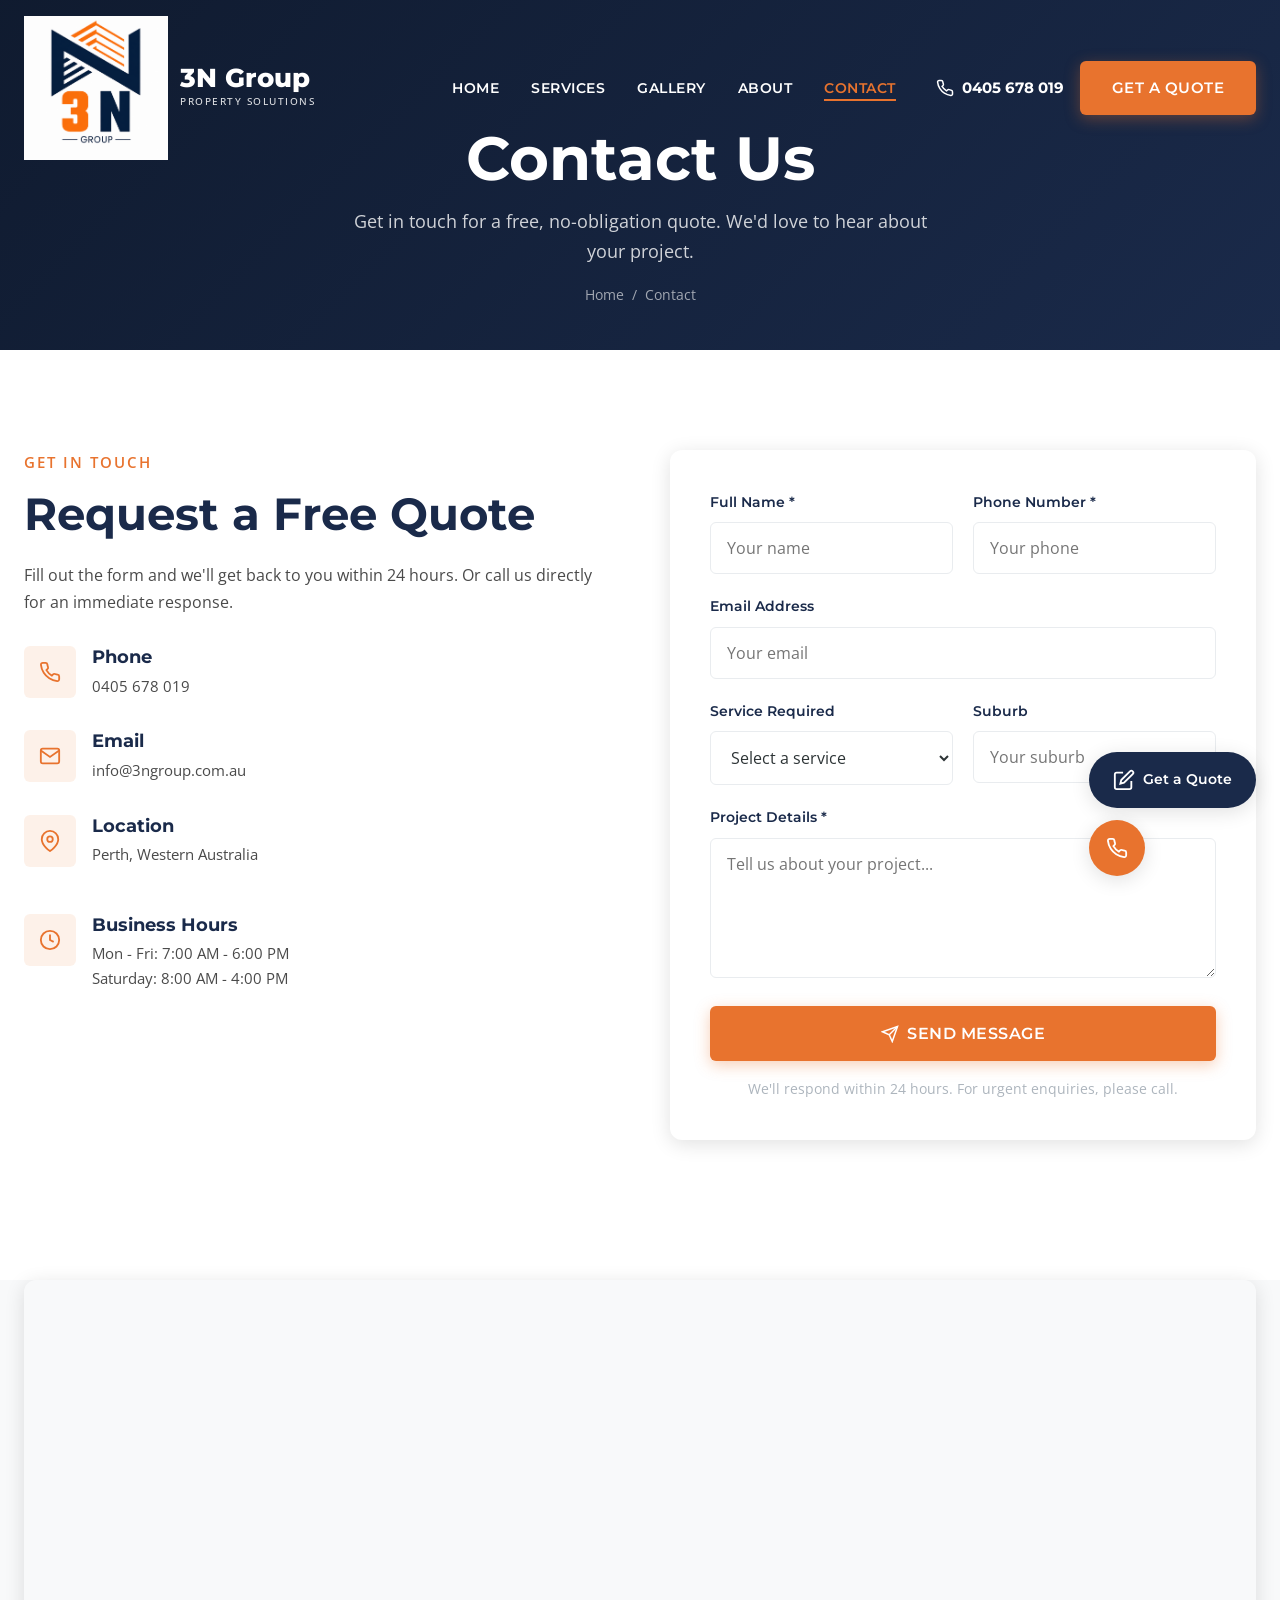
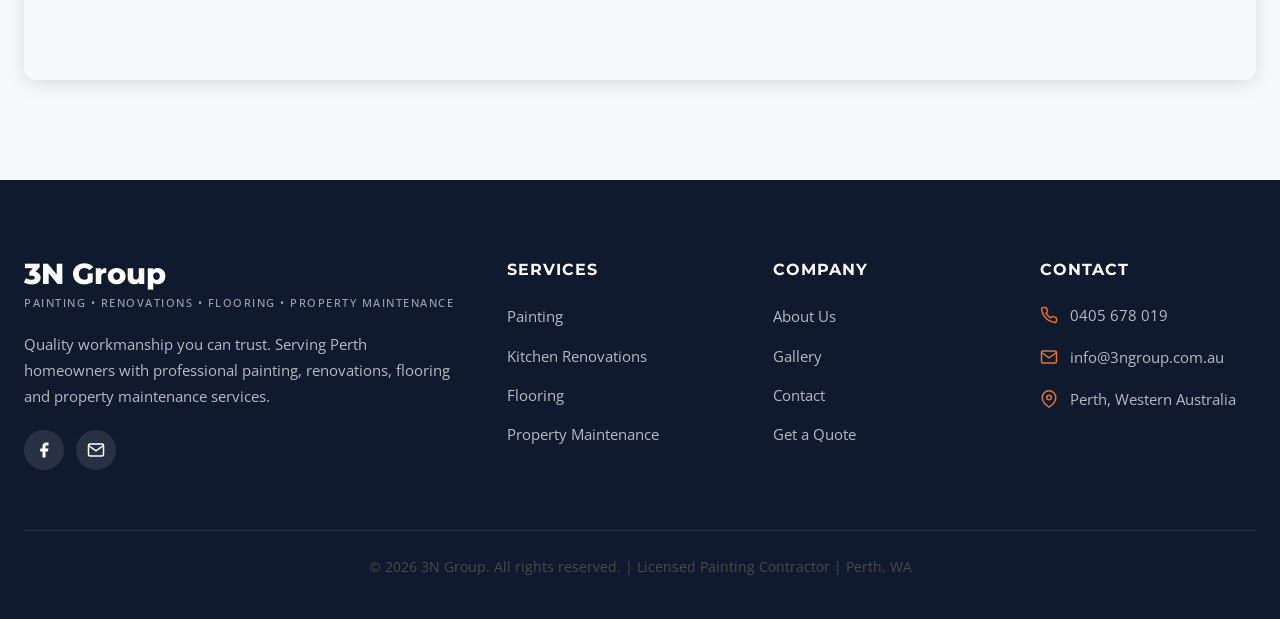
<file: contact.html>
<!DOCTYPE html>
<html lang="en-AU">
<head>
  <meta charset="UTF-8">
  <meta name="viewport" content="width=device-width, initial-scale=1.0">
  <meta name="description" content="Contact 3N Group for a free quote. Professional painting, kitchen renovations, flooring & property maintenance across Perth. Call 0405 678 019.">
  <meta name="robots" content="index, follow">
  <meta property="og:title" content="Contact Us | 3N Group Perth">
  <meta property="og:description" content="Get a free quote for painting, renovations, flooring or property maintenance in Perth. Call 0405 678 019.">
  <meta property="og:url" content="https://3ngroup.com.au/contact.html">
  <title>Contact Us | 3N Group - Free Quotes Perth</title>
  <link rel="preconnect" href="https://fonts.googleapis.com">
  <link rel="preconnect" href="https://fonts.gstatic.com" crossorigin>
  <link href="https://fonts.googleapis.com/css2?family=Montserrat:wght@400;500;600;700;800&family=Open+Sans:wght@400;500;600&display=swap" rel="stylesheet">
  <link rel="stylesheet" href="styles.css">
  <link rel="icon" type="image/x-icon" href="favicon.ico">
</head>
<body>

  <!-- Header -->
  <header class="header" id="header">
    <div class="container">
      <div class="header-inner">
        <a href="index.html" class="logo">
          <img src="images/logo.png" alt="3N Group Logo" class="logo-image">
          <div class="logo-content">
            <span class="logo-text">3N Group</span>
            <span class="logo-tagline">
             Property Solutions
            </span>
          </div>
        </a>
        <nav class="nav">
          <ul class="nav-links" id="navLinks">
            <li><a href="index.html" class="nav-link">Home</a></li>
            <li><a href="services.html" class="nav-link">Services</a></li>
            <li><a href="gallery.html" class="nav-link">Gallery</a></li>
            <li><a href="about.html" class="nav-link">About</a></li>
            <li><a href="contact.html" class="nav-link active">Contact</a></li>
          </ul>
          <div class="nav-cta">
            <a href="tel:+61405678019" class="nav-phone">
              <svg viewBox="0 0 24 24" fill="none" stroke="currentColor" stroke-width="2"><path d="M22 16.92v3a2 2 0 0 1-2.18 2 19.79 19.79 0 0 1-8.63-3.07 19.5 19.5 0 0 1-6-6 19.79 19.79 0 0 1-3.07-8.67A2 2 0 0 1 4.11 2h3a2 2 0 0 1 2 1.72 12.84 12.84 0 0 0 .7 2.81 2 2 0 0 1-.45 2.11L8.09 9.91a16 16 0 0 0 6 6l1.27-1.27a2 2 0 0 1 2.11-.45 12.84 12.84 0 0 0 2.81.7A2 2 0 0 1 22 16.92z"/></svg>
              0405 678 019
            </a>
            <a href="contact.html" class="btn btn-primary">Get a Quote</a>
          </div>
          <button class="mobile-menu-toggle" id="mobileMenuToggle" aria-label="Toggle menu">
            <span></span><span></span><span></span>
          </button>
        </nav>
      </div>
    </div>
  </header>

  <!-- Page Header -->
  <section class="page-header">
    <div class="page-header-bg"></div>
    <div class="page-header-overlay"></div>
    <div class="container">
      <h1>Contact Us</h1>
      <p>Get in touch for a free, no-obligation quote. We'd love to hear about your project.</p>
      <div class="breadcrumbs">
        <a href="index.html">Home</a>
        <span>/</span>
        <span>Contact</span>
      </div>
    </div>
  </section>

  <!-- Contact Section -->
  <section class="section">
    <div class="container">
      <div class="contact-grid reveal">
        <div>
          <span class="section-subtitle">Get in Touch</span>
          <h2 style="margin-bottom: 20px;">Request a Free Quote</h2>
          <p style="margin-bottom: 30px;">Fill out the form and we'll get back to you within 24 hours. Or call us directly for an immediate response.</p>
          
          <div class="contact-info-item">
            <div class="contact-info-icon">
              <svg viewBox="0 0 24 24" fill="none" stroke="currentColor" stroke-width="2"><path d="M22 16.92v3a2 2 0 0 1-2.18 2 19.79 19.79 0 0 1-8.63-3.07 19.5 19.5 0 0 1-6-6 19.79 19.79 0 0 1-3.07-8.67A2 2 0 0 1 4.11 2h3a2 2 0 0 1 2 1.72 12.84 12.84 0 0 0 .7 2.81 2 2 0 0 1-.45 2.11L8.09 9.91a16 16 0 0 0 6 6l1.27-1.27a2 2 0 0 1 2.11-.45 12.84 12.84 0 0 0 2.81.7A2 2 0 0 1 22 16.92z"/></svg>
            </div>
            <div class="contact-info-content">
              <h4>Phone</h4>
              <a href="tel:+61405678019">0405 678 019</a>
            </div>
          </div>
          
          <div class="contact-info-item">
            <div class="contact-info-icon">
              <svg viewBox="0 0 24 24" fill="none" stroke="currentColor" stroke-width="2"><path d="M4 4h16c1.1 0 2 .9 2 2v12c0 1.1-.9 2-2 2H4c-1.1 0-2-.9-2-2V6c0-1.1.9-2 2-2z"/><polyline points="22,6 12,13 2,6"/></svg>
            </div>
            <div class="contact-info-content">
              <h4>Email</h4>
              <a href="mailto:info@3ngroup.com.au">info@3ngroup.com.au</a>
            </div>
          </div>
          
          <div class="contact-info-item">
            <div class="contact-info-icon">
              <svg viewBox="0 0 24 24" fill="none" stroke="currentColor" stroke-width="2"><path d="M21 10c0 7-9 13-9 13s-9-6-9-13a9 9 0 0 1 18 0z"/><circle cx="12" cy="10" r="3"/></svg>
            </div>
            <div class="contact-info-content">
              <h4>Location</h4>
              <p>Perth, Western Australia</p>
            </div>
          </div>
          
          <div class="contact-info-item">
            <div class="contact-info-icon">
              <svg viewBox="0 0 24 24" fill="none" stroke="currentColor" stroke-width="2"><circle cx="12" cy="12" r="10"/><path d="M12 6v6l4 2"/></svg>
            </div>
            <div class="contact-info-content">
              <h4>Business Hours</h4>
              <p>Mon - Fri: 7:00 AM - 6:00 PM<br>Saturday: 8:00 AM - 4:00 PM</p>
            </div>
          </div>
        </div>
        
        <div class="contact-form reveal reveal-delay-1">
          <form id="contactForm" action="https://formspree.io/f/xpqgkwrr" method="POST">
            <div class="form-row">
              <div class="form-group">
                <label for="name">Full Name *</label>
                <input type="text" id="name" name="name" required placeholder="Your name">
              </div>
              <div class="form-group">
                <label for="phone">Phone Number *</label>
                <input type="tel" id="phone" name="phone" required placeholder="Your phone">
              </div>
            </div>
            <div class="form-group">
              <label for="email">Email Address</label>
              <input type="email" id="email" name="email" placeholder="Your email">
            </div>
            <div class="form-row">
              <div class="form-group">
                <label for="service">Service Required</label>
                <select id="service" name="service">
                  <option value="">Select a service</option>
                  <option value="painting">Painting</option>
                  <option value="kitchen">Kitchen Renovation</option>
                  <option value="flooring">Flooring</option>
                  <option value="maintenance">Property Maintenance</option>
                  <option value="multiple">Multiple Services</option>
                  <option value="other">Other</option>
                </select>
              </div>
              <div class="form-group">
                <label for="suburb">Suburb</label>
                <input type="text" id="suburb" name="suburb" placeholder="Your suburb">
              </div>
            </div>
            <div class="form-group">
              <label for="message">Project Details *</label>
              <textarea id="message" name="message" required placeholder="Tell us about your project..."></textarea>
            </div>
            <button type="submit" class="btn btn-primary btn-large" style="width: 100%;">
              <svg width="18" height="18" viewBox="0 0 24 24" fill="none" stroke="currentColor" stroke-width="2"><line x1="22" y1="2" x2="11" y2="13"/><polygon points="22 2 15 22 11 13 2 9 22 2"/></svg>
              Send Message
            </button>
            <p style="font-size: 0.85rem; color: var(--mid-grey); text-align: center; margin-top: 16px; margin-bottom: 0;">We'll respond within 24 hours. For urgent enquiries, please call.</p>
          </form>
        </div>
      </div>
    </div>
  </section>

  <!-- Map -->
  <section class="section bg-light" style="padding-top: 0;">
    <div class="container">
      <div class="map-container reveal">
        <iframe 
          src="https://www.google.com/maps/embed?pb=!1m18!1m12!1m3!1d172138.65566393852!2d115.766127475!3d-31.974251499999997!2m3!1f0!2f0!3f0!3m2!1i1024!2i768!4f13.1!3m3!1m2!1s0x2a32a4ee6e7380e1%3A0x2f5f2c9d5f6b8c0a!2sPerth%20WA!5e0!3m2!1sen!2sau!4v1699999999999!5m2!1sen!2sau" 
          allowfullscreen="" 
          loading="lazy" 
          referrerpolicy="no-referrer-when-downgrade"
          title="3N Group Service Area - Perth, Western Australia">
        </iframe>
      </div>
    </div>
  </section>

  <!-- Footer -->
  <footer class="footer">
    <div class="container">
      <div class="footer-grid">
        <div class="footer-brand">
          <div class="logo-text">3N Group</div>
          <div class="logo-tagline">Painting &bull; Renovations &bull; Flooring &bull; Property Maintenance</div>
          <p>Quality workmanship you can trust. Serving Perth homeowners with professional painting, renovations, flooring and property maintenance services.</p>
          <div class="footer-social">
            <a href="https://www.facebook.com/3ngroup" target="_blank" rel="noopener noreferrer" aria-label="Facebook">
              <svg viewBox="0 0 24 24" fill="currentColor"><path d="M18 2h-3a5 5 0 0 0-5 5v3H7v4h3v8h4v-8h3l1-4h-4V7a1 1 0 0 1 1-1h3z"/></svg>
            </a>
            <a href="mailto:info@3ngroup.com.au" aria-label="Email">
              <svg viewBox="0 0 24 24" fill="none" stroke="currentColor" stroke-width="2"><path d="M4 4h16c1.1 0 2 .9 2 2v12c0 1.1-.9 2-2 2H4c-1.1 0-2-.9-2-2V6c0-1.1.9-2 2-2z"/><polyline points="22,6 12,13 2,6"/></svg>
            </a>
          </div>
        </div>
        <div>
          <h4 class="footer-title">Services</h4>
          <ul class="footer-links">
            <li><a href="services.html#painting">Painting</a></li>
            <li><a href="services.html#kitchen">Kitchen Renovations</a></li>
            <li><a href="services.html#flooring">Flooring</a></li>
            <li><a href="services.html#maintenance">Property Maintenance</a></li>
          </ul>
        </div>
        <div>
          <h4 class="footer-title">Company</h4>
          <ul class="footer-links">
            <li><a href="about.html">About Us</a></li>
            <li><a href="gallery.html">Gallery</a></li>
            <li><a href="contact.html">Contact</a></li>
            <li><a href="contact.html">Get a Quote</a></li>
          </ul>
        </div>
        <div>
          <h4 class="footer-title">Contact</h4>
          <ul class="footer-contact">
            <li><svg viewBox="0 0 24 24" fill="none" stroke="currentColor" stroke-width="2"><path d="M22 16.92v3a2 2 0 0 1-2.18 2 19.79 19.79 0 0 1-8.63-3.07 19.5 19.5 0 0 1-6-6 19.79 19.79 0 0 1-3.07-8.67A2 2 0 0 1 4.11 2h3a2 2 0 0 1 2 1.72 12.84 12.84 0 0 0 .7 2.81 2 2 0 0 1-.45 2.11L8.09 9.91a16 16 0 0 0 6 6l1.27-1.27a2 2 0 0 1 2.11-.45 12.84 12.84 0 0 0 2.81.7A2 2 0 0 1 22 16.92z"/></svg><a href="tel:+61405678019">0405 678 019</a></li>
            <li><svg viewBox="0 0 24 24" fill="none" stroke="currentColor" stroke-width="2"><path d="M4 4h16c1.1 0 2 .9 2 2v12c0 1.1-.9 2-2 2H4c-1.1 0-2-.9-2-2V6c0-1.1.9-2 2-2z"/><polyline points="22,6 12,13 2,6"/></svg><a href="mailto:info@3ngroup.com.au">info@3ngroup.com.au</a></li>
            <li><svg viewBox="0 0 24 24" fill="none" stroke="currentColor" stroke-width="2"><path d="M21 10c0 7-9 13-9 13s-9-6-9-13a9 9 0 0 1 18 0z"/><circle cx="12" cy="10" r="3"/></svg><span>Perth, Western Australia</span></li>
          </ul>
        </div>
      </div>
      <div class="footer-bottom">
        <p>&copy; <span id="year"></span> 3N Group. All rights reserved. | Licensed Painting Contractor | Perth, WA</p>
      </div>
    </div>
  </footer>

  <!-- Floating Buttons -->
  <div class="floating-buttons">
    <a href="contact.html" class="floating-btn quote">
      <svg viewBox="0 0 24 24" fill="none" stroke="currentColor" stroke-width="2"><path d="M11 4H4a2 2 0 0 0-2 2v14a2 2 0 0 0 2 2h14a2 2 0 0 0 2-2v-7"/><path d="M18.5 2.5a2.121 2.121 0 0 1 3 3L12 15l-4 1 1-4 9.5-9.5z"/></svg>
      <span>Get a Quote</span>
    </a>
    <a href="tel:+61405678019" class="floating-btn phone" aria-label="Call now">
      <svg viewBox="0 0 24 24" fill="none" stroke="currentColor" stroke-width="2"><path d="M22 16.92v3a2 2 0 0 1-2.18 2 19.79 19.79 0 0 1-8.63-3.07 19.5 19.5 0 0 1-6-6 19.79 19.79 0 0 1-3.07-8.67A2 2 0 0 1 4.11 2h3a2 2 0 0 1 2 1.72 12.84 12.84 0 0 0 .7 2.81 2 2 0 0 1-.45 2.11L8.09 9.91a16 16 0 0 0 6 6l1.27-1.27a2 2 0 0 1 2.11-.45 12.84 12.84 0 0 0 2.81.7A2 2 0 0 1 22 16.92z"/></svg>
    </a>
  </div>

  <script src="script.js"></script>
</body>
</html>
</file>
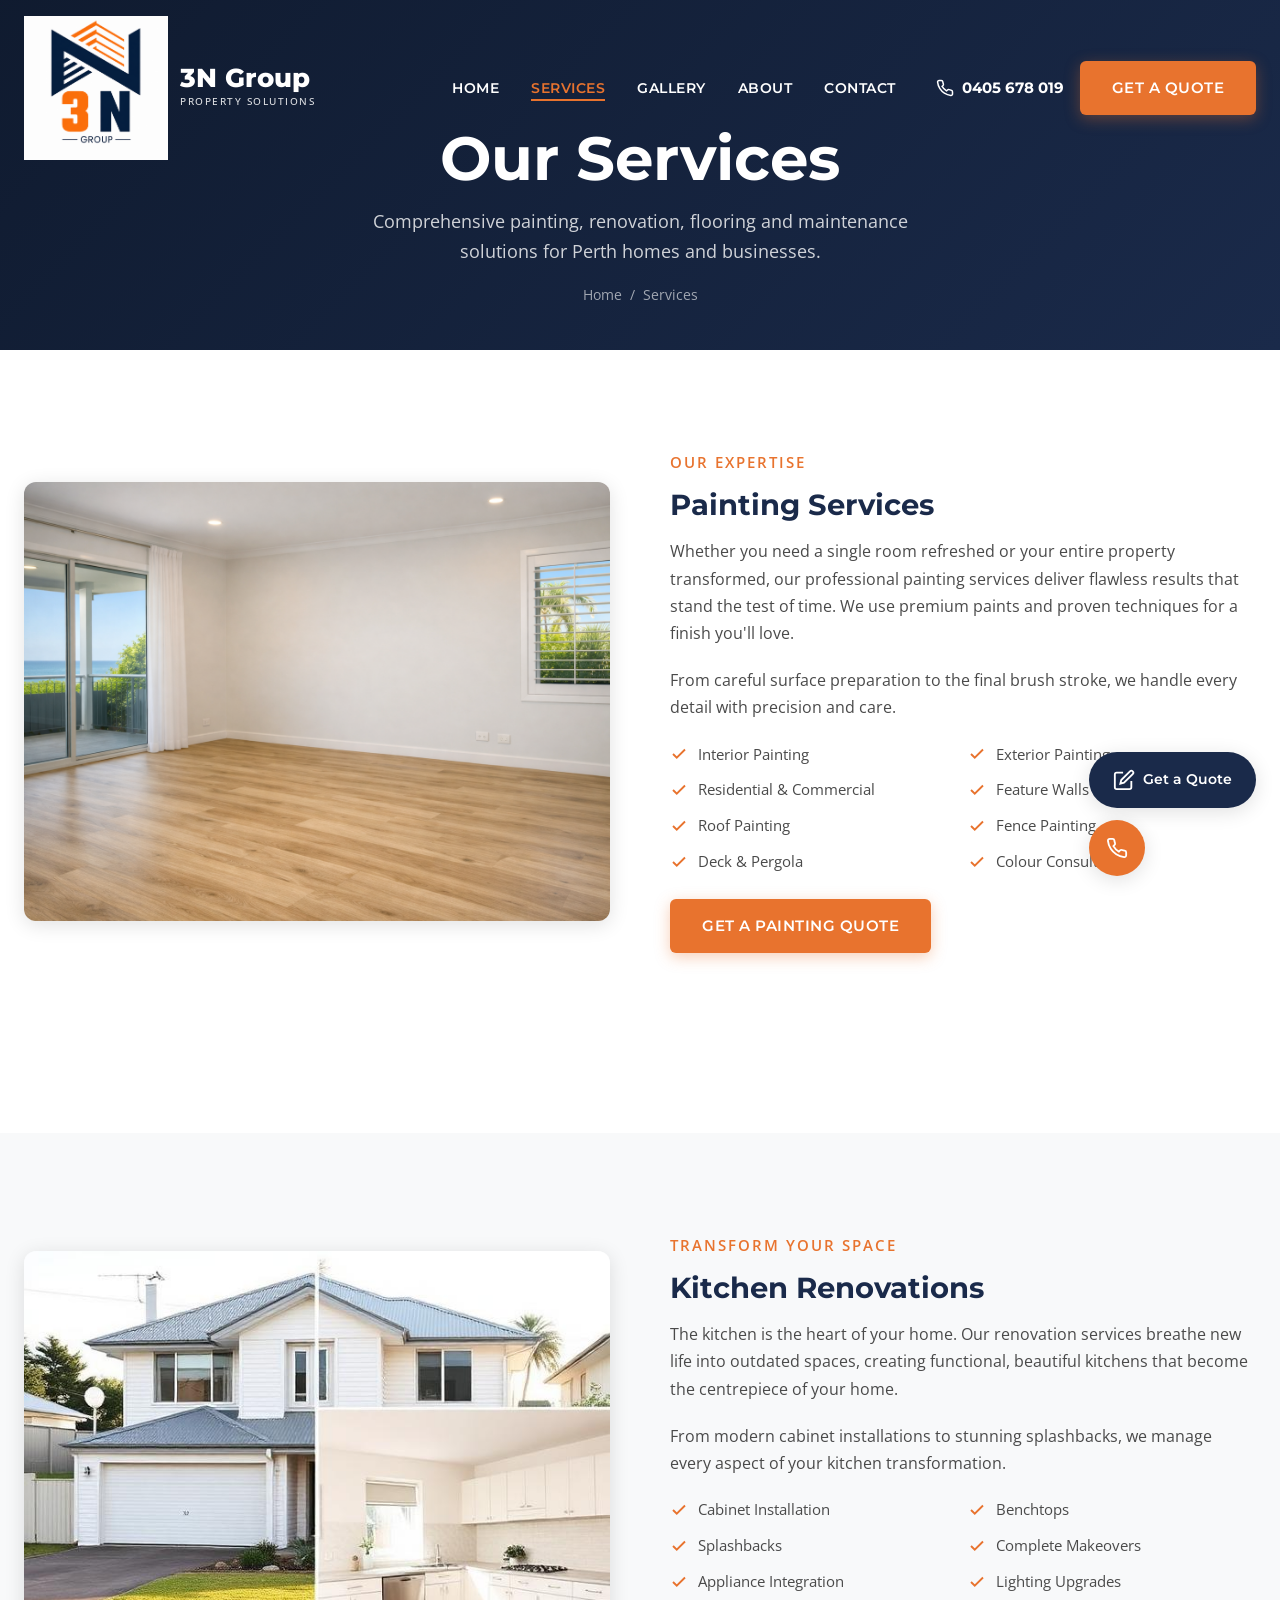
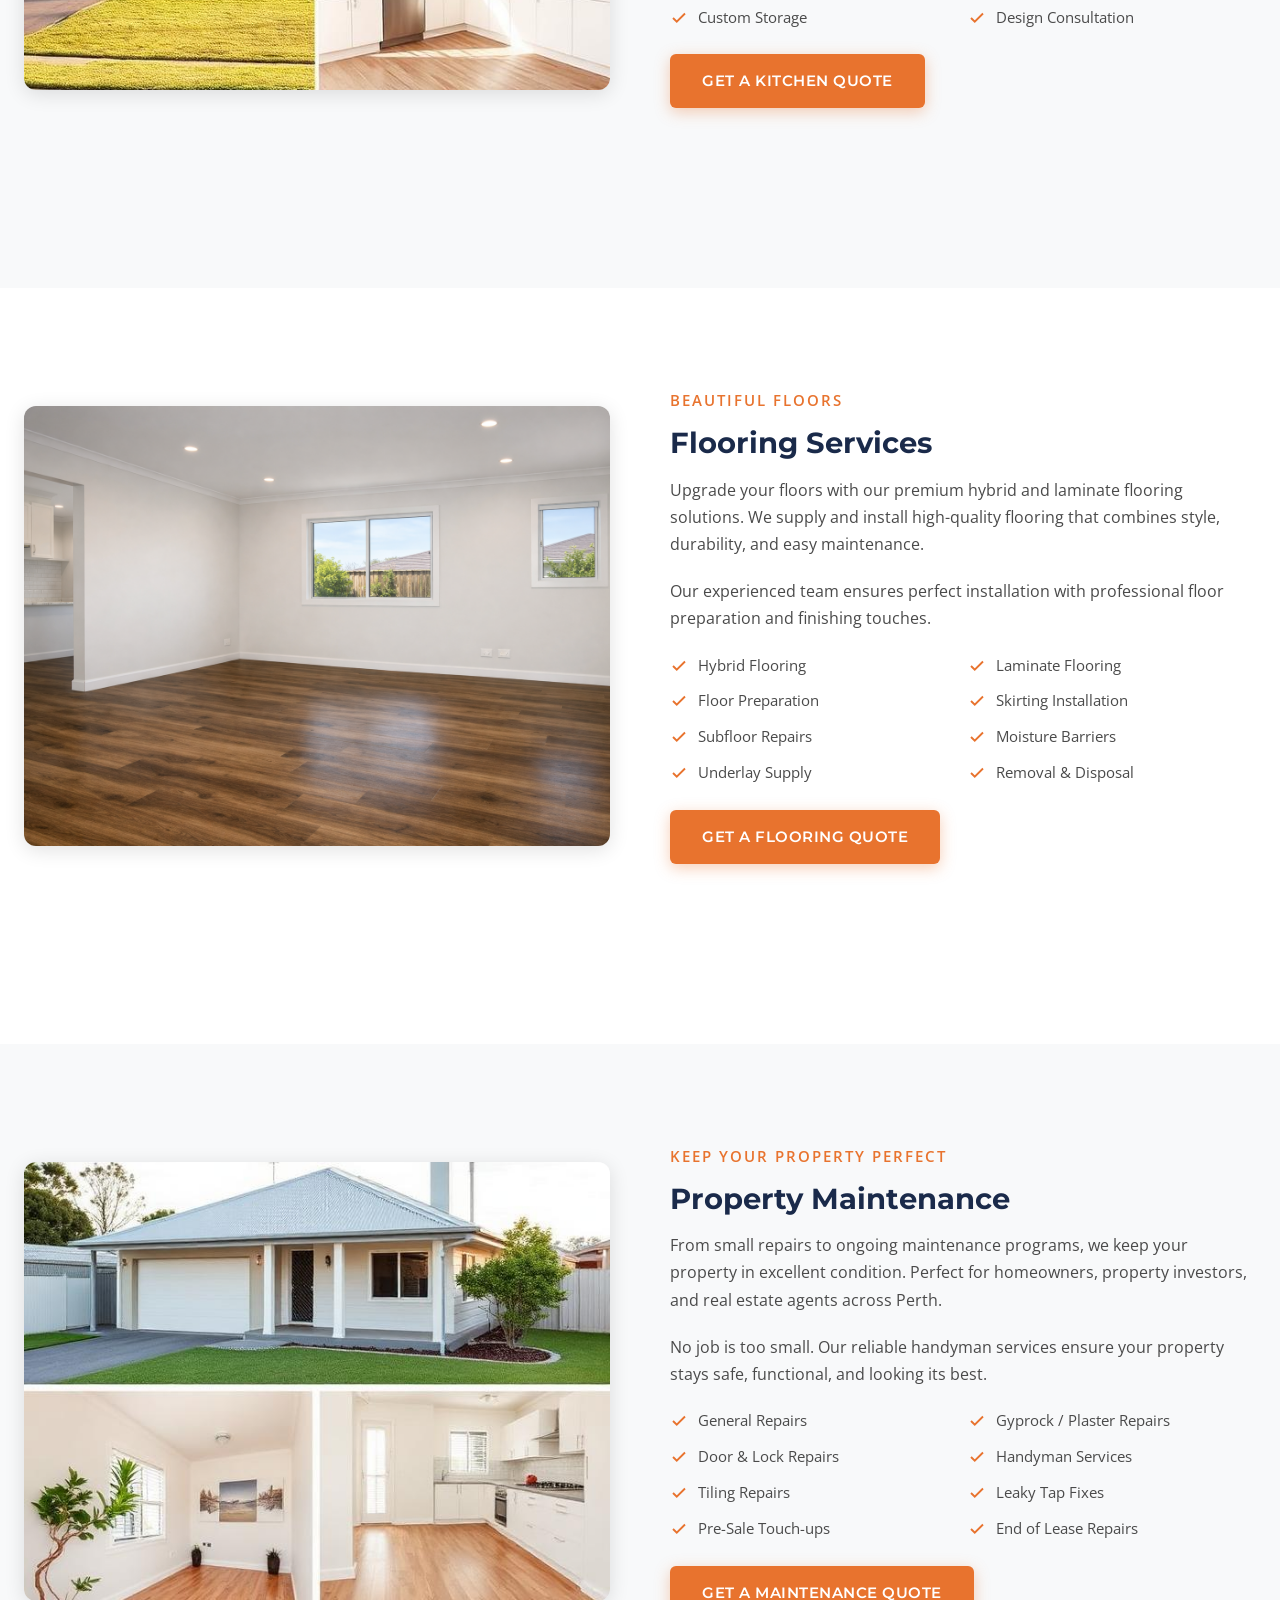
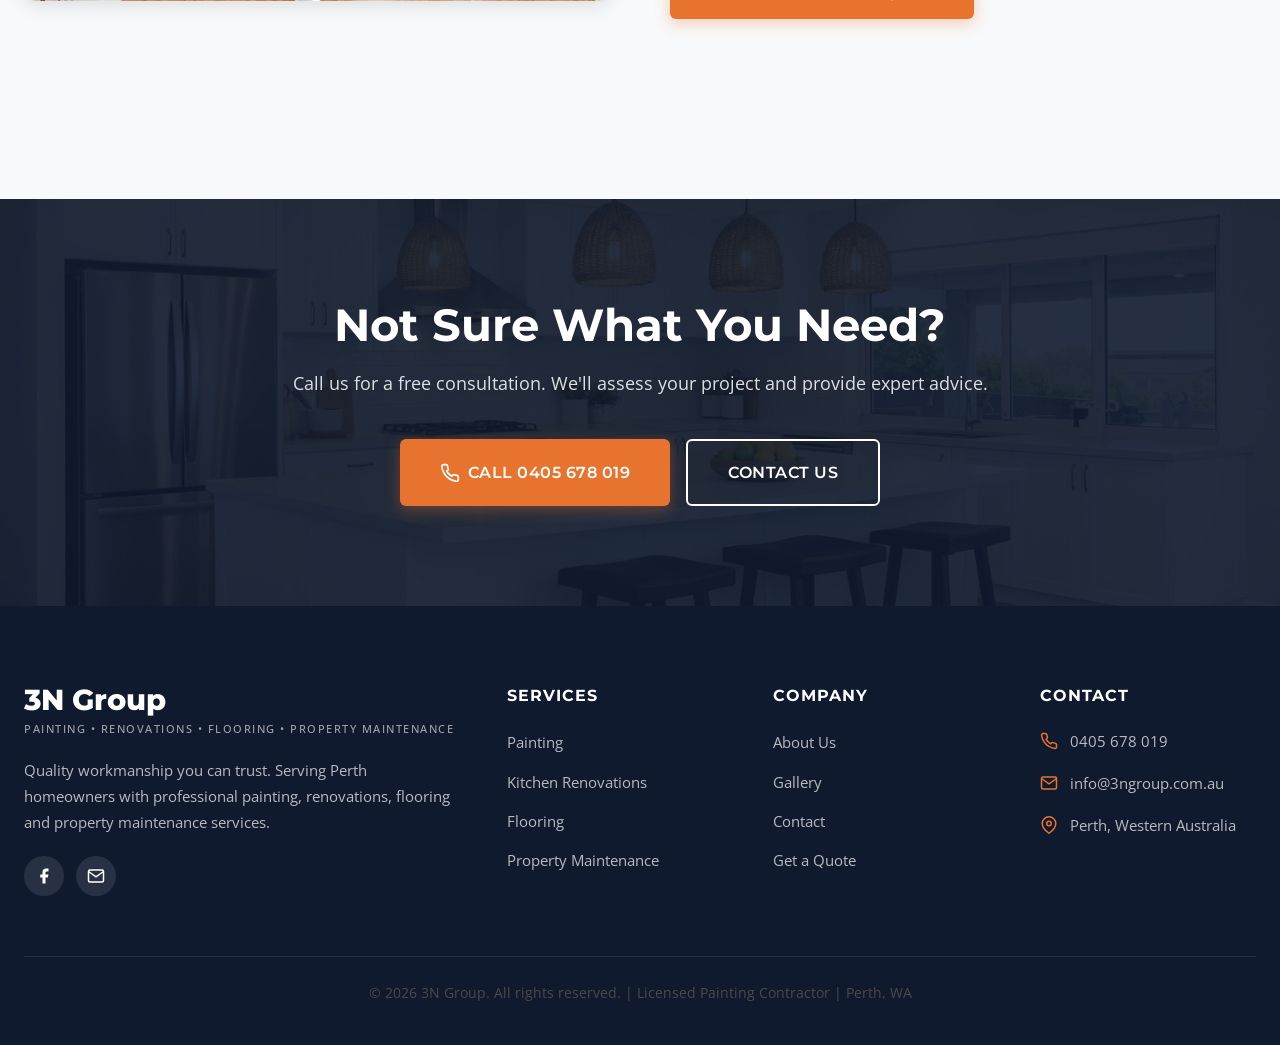
<file: services.html>
<!DOCTYPE html>
<html lang="en-AU">
<head>
  <meta charset="UTF-8">
  <meta name="viewport" content="width=device-width, initial-scale=1.0">
  <meta name="description" content="3N Group Services - Professional Painting, Kitchen Renovations, Hybrid & Laminate Flooring & Property Maintenance across Perth. Free quotes.">
  <meta name="keywords" content="painting services Perth, kitchen renovations Perth, hybrid flooring Perth, laminate flooring Perth, property maintenance Perth">
  <meta name="robots" content="index, follow">
  <meta property="og:title" content="Our Services | 3N Group Perth">
  <meta property="og:description" content="Painting, Kitchen Renovations, Flooring & Property Maintenance services across Perth.">
  <meta property="og:url" content="https://3ngroup.com.au/services.html">
  <title>Our Services | 3N Group - Painting, Renovations & Flooring Perth</title>
  <link rel="preconnect" href="https://fonts.googleapis.com">
  <link rel="preconnect" href="https://fonts.gstatic.com" crossorigin>
  <link href="https://fonts.googleapis.com/css2?family=Montserrat:wght@400;500;600;700;800&family=Open+Sans:wght@400;500;600&display=swap" rel="stylesheet">
  <link rel="stylesheet" href="styles.css">
  <link rel="icon" type="image/x-icon" href="favicon.ico">
</head>
<body>

  <!-- Header -->
  <header class="header" id="header">
    <div class="container">
      <div class="header-inner">
        <a href="index.html" class="logo">
          <img src="images/logo.png" alt="3N Group Logo" class="logo-image">
          <div class="logo-content">
            <span class="logo-text">3N Group</span>
            <span class="logo-tagline">
              Property Solutions
            </span>
          </div>
        </a>
        <nav class="nav">
          <ul class="nav-links" id="navLinks">
            <li><a href="index.html" class="nav-link">Home</a></li>
            <li><a href="services.html" class="nav-link active">Services</a></li>
            <li><a href="gallery.html" class="nav-link">Gallery</a></li>
            <li><a href="about.html" class="nav-link">About</a></li>
            <li><a href="contact.html" class="nav-link">Contact</a></li>
          </ul>
          <div class="nav-cta">
            <a href="tel:+61405678019" class="nav-phone">
              <svg viewBox="0 0 24 24" fill="none" stroke="currentColor" stroke-width="2"><path d="M22 16.92v3a2 2 0 0 1-2.18 2 19.79 19.79 0 0 1-8.63-3.07 19.5 19.5 0 0 1-6-6 19.79 19.79 0 0 1-3.07-8.67A2 2 0 0 1 4.11 2h3a2 2 0 0 1 2 1.72 12.84 12.84 0 0 0 .7 2.81 2 2 0 0 1-.45 2.11L8.09 9.91a16 16 0 0 0 6 6l1.27-1.27a2 2 0 0 1 2.11-.45 12.84 12.84 0 0 0 2.81.7A2 2 0 0 1 22 16.92z"/></svg>
              0405 678 019
            </a>
            <a href="contact.html" class="btn btn-primary">Get a Quote</a>
          </div>
          <button class="mobile-menu-toggle" id="mobileMenuToggle" aria-label="Toggle menu">
            <span></span><span></span><span></span>
          </button>
        </nav>
      </div>
    </div>
  </header>

  <!-- Page Header -->
  <section class="page-header">
    <div class="page-header-bg"></div>
    <div class="page-header-overlay"></div>
    <div class="container">
      <h1>Our Services</h1>
      <p>Comprehensive painting, renovation, flooring and maintenance solutions for Perth homes and businesses.</p>
      <div class="breadcrumbs">
        <a href="index.html">Home</a>
        <span>/</span>
        <span>Services</span>
      </div>
    </div>
  </section>

  <!-- Painting -->
  <section class="section" id="painting">
    <div class="container">
      <div class="service-detail reveal">
        <div class="service-detail-img">
          <img src="images/gallery1.jpg" alt="Professional interior house painting in Perth" loading="lazy">
        </div>
        <div class="service-detail-content">
          <span class="section-subtitle">Our Expertise</span>
          <h3>Painting Services</h3>
          <p>Whether you need a single room refreshed or your entire property transformed, our professional painting services deliver flawless results that stand the test of time. We use premium paints and proven techniques for a finish you'll love.</p>
          <p>From careful surface preparation to the final brush stroke, we handle every detail with precision and care.</p>
          <ul class="service-detail-list">
            <li><svg viewBox="0 0 24 24" fill="none" stroke="currentColor" stroke-width="2.5"><path d="M20 6L9 17l-5-5"/></svg>Interior Painting</li>
            <li><svg viewBox="0 0 24 24" fill="none" stroke="currentColor" stroke-width="2.5"><path d="M20 6L9 17l-5-5"/></svg>Exterior Painting</li>
            <li><svg viewBox="0 0 24 24" fill="none" stroke="currentColor" stroke-width="2.5"><path d="M20 6L9 17l-5-5"/></svg>Residential &amp; Commercial</li>
            <li><svg viewBox="0 0 24 24" fill="none" stroke="currentColor" stroke-width="2.5"><path d="M20 6L9 17l-5-5"/></svg>Feature Walls</li>
            <li><svg viewBox="0 0 24 24" fill="none" stroke="currentColor" stroke-width="2.5"><path d="M20 6L9 17l-5-5"/></svg>Roof Painting</li>
            <li><svg viewBox="0 0 24 24" fill="none" stroke="currentColor" stroke-width="2.5"><path d="M20 6L9 17l-5-5"/></svg>Fence Painting</li>
            <li><svg viewBox="0 0 24 24" fill="none" stroke="currentColor" stroke-width="2.5"><path d="M20 6L9 17l-5-5"/></svg>Deck &amp; Pergola</li>
            <li><svg viewBox="0 0 24 24" fill="none" stroke="currentColor" stroke-width="2.5"><path d="M20 6L9 17l-5-5"/></svg>Colour Consultation</li>
          </ul>
          <a href="contact.html" class="btn btn-primary mt-3">Get a Painting Quote</a>
        </div>
      </div>
    </div>
  </section>

  <!-- Kitchen Renovations -->
  <section class="section bg-light" id="kitchen">
    <div class="container">
      <div class="service-detail reveal">
        <div class="service-detail-img">
          <img src="images/gallery2.jpg" alt="Kitchen renovation with new cabinets and benchtop in Perth home" loading="lazy">
        </div>
        <div class="service-detail-content">
          <span class="section-subtitle">Transform Your Space</span>
          <h3>Kitchen Renovations</h3>
          <p>The kitchen is the heart of your home. Our renovation services breathe new life into outdated spaces, creating functional, beautiful kitchens that become the centrepiece of your home.</p>
          <p>From modern cabinet installations to stunning splashbacks, we manage every aspect of your kitchen transformation.</p>
          <ul class="service-detail-list">
            <li><svg viewBox="0 0 24 24" fill="none" stroke="currentColor" stroke-width="2.5"><path d="M20 6L9 17l-5-5"/></svg>Cabinet Installation</li>
            <li><svg viewBox="0 0 24 24" fill="none" stroke="currentColor" stroke-width="2.5"><path d="M20 6L9 17l-5-5"/></svg>Benchtops</li>
            <li><svg viewBox="0 0 24 24" fill="none" stroke="currentColor" stroke-width="2.5"><path d="M20 6L9 17l-5-5"/></svg>Splashbacks</li>
            <li><svg viewBox="0 0 24 24" fill="none" stroke="currentColor" stroke-width="2.5"><path d="M20 6L9 17l-5-5"/></svg>Complete Makeovers</li>
            <li><svg viewBox="0 0 24 24" fill="none" stroke="currentColor" stroke-width="2.5"><path d="M20 6L9 17l-5-5"/></svg>Appliance Integration</li>
            <li><svg viewBox="0 0 24 24" fill="none" stroke="currentColor" stroke-width="2.5"><path d="M20 6L9 17l-5-5"/></svg>Lighting Upgrades</li>
            <li><svg viewBox="0 0 24 24" fill="none" stroke="currentColor" stroke-width="2.5"><path d="M20 6L9 17l-5-5"/></svg>Custom Storage</li>
            <li><svg viewBox="0 0 24 24" fill="none" stroke="currentColor" stroke-width="2.5"><path d="M20 6L9 17l-5-5"/></svg>Design Consultation</li>
          </ul>
          <a href="contact.html" class="btn btn-primary mt-3">Get a Kitchen Quote</a>
        </div>
      </div>
    </div>
  </section>

  <!-- Flooring -->
  <section class="section" id="flooring">
    <div class="container">
      <div class="service-detail reveal">
        <div class="service-detail-img">
          <img src="images/gallery3.jpg" alt="Hybrid flooring installation in Perth home" loading="lazy">
        </div>
        <div class="service-detail-content">
          <span class="section-subtitle">Beautiful Floors</span>
          <h3>Flooring Services</h3>
          <p>Upgrade your floors with our premium hybrid and laminate flooring solutions. We supply and install high-quality flooring that combines style, durability, and easy maintenance.</p>
          <p>Our experienced team ensures perfect installation with professional floor preparation and finishing touches.</p>
          <ul class="service-detail-list">
            <li><svg viewBox="0 0 24 24" fill="none" stroke="currentColor" stroke-width="2.5"><path d="M20 6L9 17l-5-5"/></svg>Hybrid Flooring</li>
            <li><svg viewBox="0 0 24 24" fill="none" stroke="currentColor" stroke-width="2.5"><path d="M20 6L9 17l-5-5"/></svg>Laminate Flooring</li>
            <li><svg viewBox="0 0 24 24" fill="none" stroke="currentColor" stroke-width="2.5"><path d="M20 6L9 17l-5-5"/></svg>Floor Preparation</li>
            <li><svg viewBox="0 0 24 24" fill="none" stroke="currentColor" stroke-width="2.5"><path d="M20 6L9 17l-5-5"/></svg>Skirting Installation</li>
            <li><svg viewBox="0 0 24 24" fill="none" stroke="currentColor" stroke-width="2.5"><path d="M20 6L9 17l-5-5"/></svg>Subfloor Repairs</li>
            <li><svg viewBox="0 0 24 24" fill="none" stroke="currentColor" stroke-width="2.5"><path d="M20 6L9 17l-5-5"/></svg>Moisture Barriers</li>
            <li><svg viewBox="0 0 24 24" fill="none" stroke="currentColor" stroke-width="2.5"><path d="M20 6L9 17l-5-5"/></svg>Underlay Supply</li>
            <li><svg viewBox="0 0 24 24" fill="none" stroke="currentColor" stroke-width="2.5"><path d="M20 6L9 17l-5-5"/></svg>Removal &amp; Disposal</li>
          </ul>
          <a href="contact.html" class="btn btn-primary mt-3">Get a Flooring Quote</a>
        </div>
      </div>
    </div>
  </section>

  <!-- Property Maintenance -->
  <section class="section bg-light" id="maintenance">
    <div class="container">
      <div class="service-detail reveal">
        <div class="service-detail-img">
          <img src="images/gallery5.jpg" alt="Property maintenance and repairs in Perth" loading="lazy">
        </div>
        <div class="service-detail-content">
          <span class="section-subtitle">Keep Your Property Perfect</span>
          <h3>Property Maintenance</h3>
          <p>From small repairs to ongoing maintenance programs, we keep your property in excellent condition. Perfect for homeowners, property investors, and real estate agents across Perth.</p>
          <p>No job is too small. Our reliable handyman services ensure your property stays safe, functional, and looking its best.</p>
          <ul class="service-detail-list">
            <li><svg viewBox="0 0 24 24" fill="none" stroke="currentColor" stroke-width="2.5"><path d="M20 6L9 17l-5-5"/></svg>General Repairs</li>
            <li><svg viewBox="0 0 24 24" fill="none" stroke="currentColor" stroke-width="2.5"><path d="M20 6L9 17l-5-5"/></svg>Gyprock / Plaster Repairs</li>
            <li><svg viewBox="0 0 24 24" fill="none" stroke="currentColor" stroke-width="2.5"><path d="M20 6L9 17l-5-5"/></svg>Door &amp; Lock Repairs</li>
            <li><svg viewBox="0 0 24 24" fill="none" stroke="currentColor" stroke-width="2.5"><path d="M20 6L9 17l-5-5"/></svg>Handyman Services</li>
            <li><svg viewBox="0 0 24 24" fill="none" stroke="currentColor" stroke-width="2.5"><path d="M20 6L9 17l-5-5"/></svg>Tiling Repairs</li>
            <li><svg viewBox="0 0 24 24" fill="none" stroke="currentColor" stroke-width="2.5"><path d="M20 6L9 17l-5-5"/></svg>Leaky Tap Fixes</li>
            <li><svg viewBox="0 0 24 24" fill="none" stroke="currentColor" stroke-width="2.5"><path d="M20 6L9 17l-5-5"/></svg>Pre-Sale Touch-ups</li>
            <li><svg viewBox="0 0 24 24" fill="none" stroke="currentColor" stroke-width="2.5"><path d="M20 6L9 17l-5-5"/></svg>End of Lease Repairs</li>
          </ul>
          <a href="contact.html" class="btn btn-primary mt-3">Get a Maintenance Quote</a>
        </div>
      </div>
    </div>
  </section>

  <!-- CTA -->
  <section class="cta-section">
    <div class="container">
      <h2 class="reveal">Not Sure What You Need?</h2>
      <p class="reveal reveal-delay-1">Call us for a free consultation. We'll assess your project and provide expert advice.</p>
      <div class="cta-buttons reveal reveal-delay-2">
        <a href="tel:+61405678019" class="btn btn-primary btn-large">
          <svg width="20" height="20" viewBox="0 0 24 24" fill="none" stroke="currentColor" stroke-width="2"><path d="M22 16.92v3a2 2 0 0 1-2.18 2 19.79 19.79 0 0 1-8.63-3.07 19.5 19.5 0 0 1-6-6 19.79 19.79 0 0 1-3.07-8.67A2 2 0 0 1 4.11 2h3a2 2 0 0 1 2 1.72 12.84 12.84 0 0 0 .7 2.81 2 2 0 0 1-.45 2.11L8.09 9.91a16 16 0 0 0 6 6l1.27-1.27a2 2 0 0 1 2.11-.45 12.84 12.84 0 0 0 2.81.7A2 2 0 0 1 22 16.92z"/></svg>
          Call 0405 678 019
        </a>
        <a href="contact.html" class="btn btn-secondary btn-large">Contact Us</a>
      </div>
    </div>
  </section>

  <!-- Footer -->
  <footer class="footer">
    <div class="container">
      <div class="footer-grid">
        <div class="footer-brand">
          <div class="logo-text">3N Group</div>
          <div class="logo-tagline">Painting &bull; Renovations &bull; Flooring &bull; Property Maintenance</div>
          <p>Quality workmanship you can trust. Serving Perth homeowners with professional painting, renovations, flooring and property maintenance services.</p>
          <div class="footer-social">
            <a href="https://www.facebook.com/3ngroup" target="_blank" rel="noopener noreferrer" aria-label="Facebook">
              <svg viewBox="0 0 24 24" fill="currentColor"><path d="M18 2h-3a5 5 0 0 0-5 5v3H7v4h3v8h4v-8h3l1-4h-4V7a1 1 0 0 1 1-1h3z"/></svg>
            </a>
            <a href="mailto:info@3ngroup.com.au" aria-label="Email">
              <svg viewBox="0 0 24 24" fill="none" stroke="currentColor" stroke-width="2"><path d="M4 4h16c1.1 0 2 .9 2 2v12c0 1.1-.9 2-2 2H4c-1.1 0-2-.9-2-2V6c0-1.1.9-2 2-2z"/><polyline points="22,6 12,13 2,6"/></svg>
            </a>
          </div>
        </div>
        <div>
          <h4 class="footer-title">Services</h4>
          <ul class="footer-links">
            <li><a href="services.html#painting">Painting</a></li>
            <li><a href="services.html#kitchen">Kitchen Renovations</a></li>
            <li><a href="services.html#flooring">Flooring</a></li>
            <li><a href="services.html#maintenance">Property Maintenance</a></li>
          </ul>
        </div>
        <div>
          <h4 class="footer-title">Company</h4>
          <ul class="footer-links">
            <li><a href="about.html">About Us</a></li>
            <li><a href="gallery.html">Gallery</a></li>
            <li><a href="contact.html">Contact</a></li>
            <li><a href="contact.html">Get a Quote</a></li>
          </ul>
        </div>
        <div>
          <h4 class="footer-title">Contact</h4>
          <ul class="footer-contact">
            <li><svg viewBox="0 0 24 24" fill="none" stroke="currentColor" stroke-width="2"><path d="M22 16.92v3a2 2 0 0 1-2.18 2 19.79 19.79 0 0 1-8.63-3.07 19.5 19.5 0 0 1-6-6 19.79 19.79 0 0 1-3.07-8.67A2 2 0 0 1 4.11 2h3a2 2 0 0 1 2 1.72 12.84 12.84 0 0 0 .7 2.81 2 2 0 0 1-.45 2.11L8.09 9.91a16 16 0 0 0 6 6l1.27-1.27a2 2 0 0 1 2.11-.45 12.84 12.84 0 0 0 2.81.7A2 2 0 0 1 22 16.92z"/></svg><a href="tel:+61405678019">0405 678 019</a></li>
            <li><svg viewBox="0 0 24 24" fill="none" stroke="currentColor" stroke-width="2"><path d="M4 4h16c1.1 0 2 .9 2 2v12c0 1.1-.9 2-2 2H4c-1.1 0-2-.9-2-2V6c0-1.1.9-2 2-2z"/><polyline points="22,6 12,13 2,6"/></svg><a href="mailto:info@3ngroup.com.au">info@3ngroup.com.au</a></li>
            <li><svg viewBox="0 0 24 24" fill="none" stroke="currentColor" stroke-width="2"><path d="M21 10c0 7-9 13-9 13s-9-6-9-13a9 9 0 0 1 18 0z"/><circle cx="12" cy="10" r="3"/></svg><span>Perth, Western Australia</span></li>
          </ul>
        </div>
      </div>
      <div class="footer-bottom">
        <p>&copy; <span id="year"></span> 3N Group. All rights reserved. | Licensed Painting Contractor | Perth, WA</p>
      </div>
    </div>
  </footer>

  <!-- Floating Buttons -->
  <div class="floating-buttons">
    <a href="contact.html" class="floating-btn quote">
      <svg viewBox="0 0 24 24" fill="none" stroke="currentColor" stroke-width="2"><path d="M11 4H4a2 2 0 0 0-2 2v14a2 2 0 0 0 2 2h14a2 2 0 0 0 2-2v-7"/><path d="M18.5 2.5a2.121 2.121 0 0 1 3 3L12 15l-4 1 1-4 9.5-9.5z"/></svg>
      <span>Get a Quote</span>
    </a>
    <a href="tel:+61405678019" class="floating-btn phone" aria-label="Call now">
      <svg viewBox="0 0 24 24" fill="none" stroke="currentColor" stroke-width="2"><path d="M22 16.92v3a2 2 0 0 1-2.18 2 19.79 19.79 0 0 1-8.63-3.07 19.5 19.5 0 0 1-6-6 19.79 19.79 0 0 1-3.07-8.67A2 2 0 0 1 4.11 2h3a2 2 0 0 1 2 1.72 12.84 12.84 0 0 0 .7 2.81 2 2 0 0 1-.45 2.11L8.09 9.91a16 16 0 0 0 6 6l1.27-1.27a2 2 0 0 1 2.11-.45 12.84 12.84 0 0 0 2.81.7A2 2 0 0 1 22 16.92z"/></svg>
    </a>
  </div>

  <script src="script.js"></script>
</body>
</html>
</file>
<file: styles.css>
/* ============================================
   3N GROUP - Professional Website Stylesheet
   Modern & Premium Design
   ============================================ */

/* ---- CSS Variables ---- */
:root {
  /* Primary Colors */
  --navy: #1a2a4a;
  --navy-dark: #0f1a2e;
  --navy-light: #2a3f5f;
  
  /* Accent Colors */
  --orange: #e8732e;
  --orange-hover: #d1631f;
  --orange-light: #f08a4a;
  
  /* Neutral Colors */
  --white: #ffffff;
  --off-white: #f8f9fa;
  --light-grey: #e9ecef;
  --mid-grey: #adb5bd;
  --charcoal: #2d3436;
  --charcoal-light: #4a4a4a;
  
  /* Typography */
  --font-heading: 'Montserrat', 'Segoe UI', system-ui, sans-serif;
  --font-body: 'Open Sans', 'Segoe UI', system-ui, sans-serif;
  
  /* Spacing */
  --section-padding: 100px;
  --section-padding-mobile: 60px;
  
  /* Shadows */
  --shadow-sm: 0 2px 8px rgba(0,0,0,0.08);
  --shadow-md: 0 4px 20px rgba(0,0,0,0.12);
  --shadow-lg: 0 10px 40px rgba(0,0,0,0.15);
  
  /* Transitions */
  --transition-fast: 0.2s ease;
  --transition-medium: 0.35s ease;
  --transition-slow: 0.5s ease;
  
  /* Border Radius */
  --radius-sm: 6px;
  --radius-md: 12px;
  --radius-lg: 20px;
}

/* ---- Reset & Base ---- */
*, *::before, *::after {
  margin: 0;
  padding: 0;
  box-sizing: border-box;
}

html {
  scroll-behavior: smooth;
  font-size: 16px;
}

body {
  font-family: var(--font-body);
  color: var(--charcoal);
  line-height: 1.7;
  background-color: var(--white);
  overflow-x: hidden;
  -webkit-font-smoothing: antialiased;
  -moz-osx-font-smoothing: grayscale;
}

img {
  max-width: 100%;
  height: auto;
  display: block;
}

a {
  text-decoration: none;
  color: inherit;
  transition: var(--transition-fast);
}

ul, ol {
  list-style: none;
}

button {
  cursor: pointer;
  border: none;
  background: none;
  font-family: inherit;
}

/* ---- Typography ---- */
h1, h2, h3, h4, h5, h6 {
  font-family: var(--font-heading);
  font-weight: 700;
  line-height: 1.2;
  color: var(--navy);
}

h1 { font-size: clamp(2.2rem, 5vw, 3.8rem); }
h2 { font-size: clamp(1.8rem, 4vw, 2.8rem); }
h3 { font-size: clamp(1.3rem, 3vw, 1.6rem); }
h4 { font-size: 1.2rem; }

p {
  margin-bottom: 1rem;
  color: var(--charcoal-light);
}

.section-subtitle {
  font-size: 0.95rem;
  font-weight: 600;
  text-transform: uppercase;
  letter-spacing: 2px;
  color: var(--orange);
  margin-bottom: 0.75rem;
  display: block;
}

.section-title {
  margin-bottom: 1rem;
}

.section-desc {
  font-size: 1.1rem;
  max-width: 700px;
  margin: 0 auto 3rem;
  text-align: center;
}

/* ---- Container ---- */
.container {
  width: 100%;
  max-width: 1280px;
  margin: 0 auto;
  padding: 0 24px;
}

/* ---- Buttons ---- */
.btn {
  display: inline-flex;
  align-items: center;
  justify-content: center;
  gap: 8px;
  padding: 14px 32px;
  font-family: var(--font-heading);
  font-weight: 600;
  font-size: 0.95rem;
  text-transform: uppercase;
  letter-spacing: 0.5px;
  border-radius: var(--radius-sm);
  transition: var(--transition-medium);
  cursor: pointer;
  white-space: nowrap;
}

.btn-primary {
  background-color: var(--orange);
  color: var(--white);
  box-shadow: 0 4px 15px rgba(232, 115, 46, 0.35);
}

.btn-primary:hover {
  background-color: var(--orange-hover);
  transform: translateY(-2px);
  box-shadow: 0 6px 20px rgba(232, 115, 46, 0.45);
}

.btn-secondary {
  background-color: transparent;
  color: var(--white);
  border: 2px solid var(--white);
}

.btn-secondary:hover {
  background-color: var(--white);
  color: var(--navy);
}

.btn-navy {
  background-color: var(--navy);
  color: var(--white);
}

.btn-navy:hover {
  background-color: var(--navy-light);
  transform: translateY(-2px);
}

.btn-large {
  padding: 18px 40px;
  font-size: 1rem;
}

/* ---- Header / Navigation ---- */
.header {
  position: fixed;
  top: 0;
  left: 0;
  width: 100%;
  z-index: 1000;
  background-color: transparent;
  transition: var(--transition-medium);
  padding: 16px 0;
}

.header.scrolled {
  background-color: rgba(255, 255, 255, 0.97);
  backdrop-filter: blur(10px);
  box-shadow: var(--shadow-sm);
  padding: 10px 0;
}

.header.scrolled .nav-link {
  color: var(--navy);
}

.header.scrolled .logo-text {
  color: var(--navy);
}

.header.scrolled .logo-tagline {
  color: var(--charcoal-light);
}

.header.scrolled .mobile-menu-toggle span {
  background-color: var(--navy);
}

.header-inner {
  display: flex;
  align-items: center;
  justify-content: space-between;
}

.logo {
  display: flex;
  flex-direction: row;
  align-items: center;
  gap: 12px;
}

.logo-image {
  height: 144px;
  width: auto;
  max-width: 288px;
  object-fit: contain;
  display: block;
}

.logo-content {
  display: flex;
  flex-direction: column;
  gap: 2px;
}

.logo-text {
  font-family: var(--font-heading);
  font-size: 1.6rem;
  font-weight: 800;
  color: var(--white);
  line-height: 1;
  transition: var(--transition-medium);
}

.logo-tagline {
  font-size: 0.65rem;
  font-weight: 500;
  text-transform: uppercase;
  letter-spacing: 1.5px;
  color: rgba(255,255,255,0.85);
  transition: var(--transition-medium);
}

.nav {
  display: flex;
  align-items: center;
  gap: 40px;
}

.nav-links {
  display: flex;
  gap: 32px;
}

.nav-link {
  font-family: var(--font-heading);
  font-weight: 600;
  font-size: 0.9rem;
  color: var(--white);
  text-transform: uppercase;
  letter-spacing: 0.5px;
  position: relative;
  padding: 4px 0;
}

.nav-link::after {
  content: '';
  position: absolute;
  bottom: 0;
  left: 0;
  width: 0;
  height: 2px;
  background-color: var(--orange);
  transition: var(--transition-medium);
}

.nav-link:hover::after,
.nav-link.active::after {
  width: 100%;
}

.nav-link:hover,
.nav-link.active {
  color: var(--orange);
}

.header.scrolled .nav-link:hover,
.header.scrolled .nav-link.active {
  color: var(--orange);
}

.nav-cta {
  display: flex;
  align-items: center;
  gap: 16px;
}

.nav-phone {
  display: flex;
  align-items: center;
  gap: 8px;
  font-family: var(--font-heading);
  font-weight: 700;
  font-size: 0.95rem;
  color: var(--white);
  transition: var(--transition-fast);
}

.header.scrolled .nav-phone {
  color: var(--navy);
}

.nav-phone:hover {
  color: var(--orange);
}

.nav-phone svg {
  width: 18px;
  height: 18px;
}

/* Mobile Menu Toggle */
.mobile-menu-toggle {
  display: none;
  flex-direction: column;
  gap: 5px;
  padding: 5px;
  z-index: 1001;
}

.mobile-menu-toggle span {
  display: block;
  width: 28px;
  height: 3px;
  background-color: var(--white);
  border-radius: 2px;
  transition: var(--transition-medium);
}

.mobile-menu-toggle.active span:nth-child(1) {
  transform: rotate(45deg) translate(5px, 6px);
}

.mobile-menu-toggle.active span:nth-child(2) {
  opacity: 0;
}

.mobile-menu-toggle.active span:nth-child(3) {
  transform: rotate(-45deg) translate(5px, -6px);
}

/* ---- Hero Section ---- */
.hero {
  position: relative;
  min-height: 100vh;
  display: flex;
  align-items: center;
  justify-content: center;
  text-align: center;
  color: var(--white);
  overflow: hidden;
}

.hero-bg {
  position: absolute;
  top: 0;
  left: 0;
  width: 100%;
  height: 100%;
  background-image: url('images/hero.jpg');
  background-size: cover;
  background-position: center;
  z-index: -2;
}

.hero-overlay {
  position: absolute;
  top: 0;
  left: 0;
  width: 100%;
  height: 100%;
  background: linear-gradient(
    135deg,
    rgba(15, 26, 46, 0.88) 0%,
    rgba(26, 42, 74, 0.75) 50%,
    rgba(15, 26, 46, 0.85) 100%
  );
  z-index: -1;
}

.hero-content {
  position: relative;
  z-index: 1;
  max-width: 900px;
  padding: 120px 24px 80px;
  animation: fadeInUp 1s ease forwards;
  opacity: 0;
}

.hero-badge {
  display: inline-flex;
  align-items: center;
  gap: 8px;
  background-color: rgba(232, 115, 46, 0.2);
  border: 1px solid rgba(232, 115, 46, 0.4);
  padding: 8px 20px;
  border-radius: 50px;
  font-size: 0.85rem;
  font-weight: 600;
  text-transform: uppercase;
  letter-spacing: 1px;
  margin-bottom: 24px;
  color: var(--orange-light);
}

.hero-title {
  font-size: clamp(2.2rem, 5vw, 3.8rem);
  font-weight: 800;
  margin-bottom: 20px;
  line-height: 1.15;
  color: var(--white);
}

.hero-title span {
  color: var(--orange);
}

.hero-subtitle {
  font-size: clamp(1rem, 2.5vw, 1.25rem);
  font-weight: 400;
  margin-bottom: 40px;
  opacity: 0.9;
  line-height: 1.6;
}

.hero-buttons {
  display: flex;
  gap: 16px;
  justify-content: center;
  flex-wrap: wrap;
}

.hero-scroll {
  position: absolute;
  bottom: 30px;
  left: 50%;
  transform: translateX(-50%);
  animation: bounce 2s infinite;
}

.hero-scroll svg {
  width: 30px;
  height: 30px;
  color: var(--white);
  opacity: 0.6;
}

/* ---- Trust Bar ---- */
.trust-bar {
  background-color: var(--navy);
  padding: 30px 0;
  position: relative;
  z-index: 2;
}

.trust-items {
  display: flex;
  justify-content: center;
  align-items: center;
  gap: 48px;
  flex-wrap: wrap;
}

.trust-item {
  display: flex;
  align-items: center;
  gap: 10px;
  color: var(--white);
  font-size: 0.95rem;
  font-weight: 500;
}

.trust-item svg {
  width: 22px;
  height: 22px;
  color: var(--orange);
  flex-shrink: 0;
}

/* ---- Section Styling ---- */
.section {
  padding: var(--section-padding) 0;
}

.section-header {
  text-align: center;
  margin-bottom: 60px;
}

.section-header-left {
  text-align: left;
}

.section-header-left .section-desc {
  text-align: left;
  margin-left: 0;
}

.bg-light {
  background-color: var(--off-white);
}

.bg-navy {
  background-color: var(--navy);
  color: var(--white);
}

.bg-navy h2,
.bg-navy h3 {
  color: var(--white);
}

.bg-navy p {
  color: rgba(255,255,255,0.8);
}

/* ---- Services Section ---- */
.services-grid {
  display: grid;
  grid-template-columns: repeat(auto-fit, minmax(280px, 1fr));
  gap: 30px;
}

.service-card {
  background-color: var(--white);
  border-radius: var(--radius-md);
  padding: 40px 30px;
  box-shadow: var(--shadow-sm);
  transition: var(--transition-medium);
  text-align: center;
  border: 1px solid transparent;
}

.service-card:hover {
  transform: translateY(-8px);
  box-shadow: var(--shadow-lg);
  border-color: var(--light-grey);
}

.service-icon {
  width: 70px;
  height: 70px;
  background-color: rgba(232, 115, 46, 0.1);
  border-radius: 50%;
  display: flex;
  align-items: center;
  justify-content: center;
  margin: 0 auto 24px;
  transition: var(--transition-medium);
}

.service-card:hover .service-icon {
  background-color: var(--orange);
}

.service-icon svg {
  width: 32px;
  height: 32px;
  color: var(--orange);
  transition: var(--transition-medium);
}

.service-card:hover .service-icon svg {
  color: var(--white);
}

.service-card h3 {
  margin-bottom: 16px;
  font-size: 1.3rem;
}

.service-list {
  text-align: left;
  margin-top: 20px;
}

.service-list li {
  padding: 6px 0;
  font-size: 0.95rem;
  color: var(--charcoal-light);
  display: flex;
  align-items: center;
  gap: 10px;
}

.service-list li::before {
  content: '';
  width: 6px;
  height: 6px;
  background-color: var(--orange);
  border-radius: 50%;
  flex-shrink: 0;
}

/* ---- Gallery Section ---- */
.gallery-grid {
  display: grid;
  grid-template-columns: repeat(auto-fit, minmax(300px, 1fr));
  gap: 20px;
}

.gallery-item {
  position: relative;
  border-radius: var(--radius-md);
  overflow: hidden;
  cursor: pointer;
  aspect-ratio: 4/3;
}

.gallery-item img {
  width: 100%;
  height: 100%;
  object-fit: cover;
  transition: var(--transition-slow);
}

.gallery-item:hover img {
  transform: scale(1.08);
}

.gallery-overlay {
  position: absolute;
  bottom: 0;
  left: 0;
  width: 100%;
  padding: 30px 20px 20px;
  background: linear-gradient(transparent, rgba(15, 26, 46, 0.9));
  color: var(--white);
  transform: translateY(20px);
  opacity: 0;
  transition: var(--transition-medium);
}

.gallery-item:hover .gallery-overlay {
  transform: translateY(0);
  opacity: 1;
}

.gallery-overlay h4 {
  color: var(--white);
  font-size: 1.1rem;
  margin-bottom: 4px;
}

.gallery-overlay p {
  color: rgba(255,255,255,0.8);
  font-size: 0.85rem;
  margin: 0;
}

.gallery-cta {
  text-align: center;
  margin-top: 40px;
}

/* ---- Why Choose Us ---- */
.why-grid {
  display: grid;
  grid-template-columns: repeat(auto-fit, minmax(250px, 1fr));
  gap: 40px;
}

.why-item {
  display: flex;
  gap: 20px;
  align-items: flex-start;
}

.why-icon {
  width: 56px;
  height: 56px;
  background-color: rgba(232, 115, 46, 0.1);
  border-radius: var(--radius-sm);
  display: flex;
  align-items: center;
  justify-content: center;
  flex-shrink: 0;
}

.why-icon svg {
  width: 26px;
  height: 26px;
  color: var(--orange);
}

.why-content h4 {
  margin-bottom: 8px;
  font-size: 1.1rem;
}

.why-content p {
  font-size: 0.95rem;
  margin: 0;
}

/* ---- Testimonials ---- */
.testimonials-grid {
  display: grid;
  grid-template-columns: repeat(auto-fit, minmax(320px, 1fr));
  gap: 30px;
}

.testimonial-card {
  background-color: var(--white);
  border-radius: var(--radius-md);
  padding: 40px 30px;
  box-shadow: var(--shadow-sm);
  position: relative;
}

.testimonial-card::before {
  content: '"';
  font-family: Georgia, serif;
  font-size: 5rem;
  color: var(--orange);
  opacity: 0.2;
  position: absolute;
  top: 10px;
  left: 20px;
  line-height: 1;
}

.testimonial-stars {
  display: flex;
  gap: 4px;
  margin-bottom: 16px;
}

.testimonial-stars svg {
  width: 18px;
  height: 18px;
  color: var(--orange);
  fill: var(--orange);
}

.testimonial-text {
  font-style: italic;
  margin-bottom: 20px;
  font-size: 1rem;
  position: relative;
  z-index: 1;
}

.testimonial-author {
  display: flex;
  align-items: center;
  gap: 14px;
}

.testimonial-avatar {
  width: 48px;
  height: 48px;
  border-radius: 50%;
  background-color: var(--light-grey);
  display: flex;
  align-items: center;
  justify-content: center;
  font-family: var(--font-heading);
  font-weight: 700;
  color: var(--navy);
  font-size: 1.1rem;
}

.testimonial-name {
  font-family: var(--font-heading);
  font-weight: 700;
  color: var(--navy);
  font-size: 0.95rem;
}

.testimonial-location {
  font-size: 0.85rem;
  color: var(--mid-grey);
}

/* ---- CTA Section ---- */
.cta-section {
  padding: 100px 0;
  text-align: center;
  position: relative;
  overflow: hidden;
}

.cta-section::before {
  content: '';
  position: absolute;
  top: 0;
  left: 0;
  width: 100%;
  height: 100%;
  background-image: url('images/hero.jpg');
  background-size: cover;
  background-position: center;
  z-index: -2;
}

.cta-section::after {
  content: '';
  position: absolute;
  top: 0;
  left: 0;
  width: 100%;
  height: 100%;
  background: rgba(15, 26, 46, 0.9);
  z-index: -1;
}

.cta-section h2 {
  color: var(--white);
  margin-bottom: 16px;
}

.cta-section p {
  color: rgba(255,255,255,0.85);
  font-size: 1.1rem;
  margin-bottom: 40px;
}

.cta-buttons {
  display: flex;
  gap: 16px;
  justify-content: center;
  flex-wrap: wrap;
}

.cta-phone {
  display: inline-flex;
  align-items: center;
  gap: 10px;
  font-family: var(--font-heading);
  font-size: 1.3rem;
  font-weight: 700;
  color: var(--white);
  margin-top: 30px;
  transition: var(--transition-fast);
}

.cta-phone:hover {
  color: var(--orange);
}

.cta-phone svg {
  width: 22px;
  height: 22px;
}

/* ---- Footer ---- */
.footer {
  background-color: var(--navy-dark);
  color: rgba(255,255,255,0.7);
  padding: 80px 0 0;
}

.footer-grid {
  display: grid;
  grid-template-columns: 2fr 1fr 1fr 1fr;
  gap: 50px;
  margin-bottom: 60px;
}

.footer-brand .logo-text {
  color: var(--white);
  font-size: 1.8rem;
  margin-bottom: 4px;
}

.footer-brand .logo-tagline {
  color: rgba(255,255,255,0.6);
  font-size: 0.7rem;
}

.footer-brand p {
  margin: 20px 0;
  color: rgba(255,255,255,0.7);
  font-size: 0.95rem;
}

.footer-social {
  display: flex;
  gap: 12px;
  margin-top: 20px;
}

.footer-social a {
  width: 40px;
  height: 40px;
  background-color: rgba(255,255,255,0.1);
  border-radius: 50%;
  display: flex;
  align-items: center;
  justify-content: center;
  transition: var(--transition-fast);
}

.footer-social a:hover {
  background-color: var(--orange);
  transform: translateY(-3px);
}

.footer-social svg {
  width: 18px;
  height: 18px;
  color: var(--white);
}

.footer-title {
  font-family: var(--font-heading);
  font-size: 1rem;
  font-weight: 700;
  color: var(--white);
  margin-bottom: 24px;
  text-transform: uppercase;
  letter-spacing: 1px;
}

.footer-links li {
  margin-bottom: 12px;
}

.footer-links a {
  font-size: 0.95rem;
  transition: var(--transition-fast);
}

.footer-links a:hover {
  color: var(--orange);
  padding-left: 5px;
}

.footer-contact li {
  display: flex;
  align-items: flex-start;
  gap: 12px;
  margin-bottom: 16px;
  font-size: 0.95rem;
}

.footer-contact svg {
  width: 18px;
  height: 18px;
  color: var(--orange);
  flex-shrink: 0;
  margin-top: 3px;
}

.footer-contact a:hover {
  color: var(--orange);
}

.footer-bottom {
  border-top: 1px solid rgba(255,255,255,0.1);
  padding: 24px 0;
  text-align: center;
  font-size: 0.9rem;
  color: rgba(255,255,255,0.5);
}

/* ---- Floating Buttons ---- */
.floating-buttons {
  position: fixed;
  bottom: 24px;
  right: 24px;
  z-index: 999;
  display: flex;
  flex-direction: column;
  gap: 12px;
}

.floating-btn {
  width: 56px;
  height: 56px;
  border-radius: 50%;
  display: flex;
  align-items: center;
  justify-content: center;
  box-shadow: var(--shadow-md);
  transition: var(--transition-fast);
}

.floating-btn:hover {
  transform: scale(1.1);
}

.floating-btn.phone {
  background-color: var(--orange);
  color: var(--white);
}

.floating-btn.quote {
  background-color: var(--navy);
  color: var(--white);
  width: auto;
  padding: 0 24px;
  border-radius: 50px;
  font-family: var(--font-heading);
  font-weight: 600;
  font-size: 0.85rem;
  gap: 8px;
}

.floating-btn svg {
  width: 22px;
  height: 22px;
}

/* ---- Page Header (for inner pages) ---- */
.page-header {
  position: relative;
  min-height: 350px;
  display: flex;
  align-items: center;
  justify-content: center;
  text-align: center;
  color: var(--white);
  padding-top: 80px;
}

.page-header-bg {
  position: absolute;
  top: 0;
  left: 0;
  width: 100%;
  height: 100%;
  background-color: var(--navy);
  z-index: -2;
}

.page-header-overlay {
  position: absolute;
  top: 0;
  left: 0;
  width: 100%;
  height: 100%;
  background: linear-gradient(135deg, rgba(15,26,46,0.95) 0%, rgba(26,42,74,0.85) 100%);
  z-index: -1;
}

.page-header h1 {
  color: var(--white);
  margin-bottom: 12px;
}

.page-header p {
  color: rgba(255,255,255,0.8);
  font-size: 1.1rem;
  max-width: 600px;
  margin: 0 auto;
}

.breadcrumbs {
  display: flex;
  gap: 8px;
  justify-content: center;
  margin-top: 16px;
  font-size: 0.9rem;
  color: rgba(255,255,255,0.6);
}

.breadcrumbs a:hover {
  color: var(--orange);
}

/* ---- Services Page ---- */
.service-detail {
  display: grid;
  grid-template-columns: 1fr 1fr;
  gap: 60px;
  align-items: center;
  margin-bottom: 80px;
}

.service-detail:nth-child(even) {
  direction: rtl;
}

.service-detail:nth-child(even) > * {
  direction: ltr;
}

.service-detail-img {
  border-radius: var(--radius-md);
  overflow: hidden;
  box-shadow: var(--shadow-md);
}

.service-detail-img img {
  width: 100%;
  height: 100%;
  object-fit: cover;
  aspect-ratio: 4/3;
}

.service-detail-content h3 {
  margin-bottom: 16px;
  font-size: 1.8rem;
}

.service-detail-content p {
  margin-bottom: 20px;
}

.service-detail-list {
  display: grid;
  grid-template-columns: 1fr 1fr;
  gap: 10px;
}

.service-detail-list li {
  display: flex;
  align-items: center;
  gap: 10px;
  font-size: 0.95rem;
  color: var(--charcoal-light);
}

.service-detail-list li svg {
  width: 18px;
  height: 18px;
  color: var(--orange);
  flex-shrink: 0;
}

/* ---- Contact Page ---- */
.contact-grid {
  display: grid;
  grid-template-columns: 1fr 1fr;
  gap: 60px;
  align-items: start;
}

.contact-info-item {
  display: flex;
  gap: 16px;
  margin-bottom: 30px;
}

.contact-info-icon {
  width: 52px;
  height: 52px;
  background-color: rgba(232, 115, 46, 0.1);
  border-radius: var(--radius-sm);
  display: flex;
  align-items: center;
  justify-content: center;
  flex-shrink: 0;
}

.contact-info-icon svg {
  width: 22px;
  height: 22px;
  color: var(--orange);
}

.contact-info-content h4 {
  margin-bottom: 6px;
  font-size: 1.1rem;
}

.contact-info-content p,
.contact-info-content a {
  color: var(--charcoal-light);
  font-size: 0.95rem;
}

.contact-info-content a:hover {
  color: var(--orange);
}

.contact-form {
  background-color: var(--white);
  padding: 40px;
  border-radius: var(--radius-md);
  box-shadow: var(--shadow-md);
}

.form-group {
  margin-bottom: 20px;
}

.form-group label {
  display: block;
  font-family: var(--font-heading);
  font-weight: 600;
  font-size: 0.9rem;
  margin-bottom: 8px;
  color: var(--navy);
}

.form-group input,
.form-group textarea,
.form-group select {
  width: 100%;
  padding: 14px 16px;
  border: 1px solid var(--light-grey);
  border-radius: var(--radius-sm);
  font-family: var(--font-body);
  font-size: 1rem;
  color: var(--charcoal);
  transition: var(--transition-fast);
  background-color: var(--white);
}

.form-group input:focus,
.form-group textarea:focus,
.form-group select:focus {
  outline: none;
  border-color: var(--orange);
  box-shadow: 0 0 0 3px rgba(232, 115, 46, 0.15);
}

.form-group textarea {
  min-height: 140px;
  resize: vertical;
}

.form-row {
  display: grid;
  grid-template-columns: 1fr 1fr;
  gap: 20px;
}

.map-container {
  border-radius: var(--radius-md);
  overflow: hidden;
  box-shadow: var(--shadow-md);
  margin-top: 40px;
}

.map-container iframe {
  width: 100%;
  height: 400px;
  border: none;
  display: block;
}

/* ---- About Page ---- */
.about-grid {
  display: grid;
  grid-template-columns: 1fr 1fr;
  gap: 60px;
  align-items: center;
}

.about-img {
  border-radius: var(--radius-md);
  overflow: hidden;
  box-shadow: var(--shadow-lg);
}

.about-img img {
  width: 100%;
  height: auto;
}

.about-content h2 {
  margin-bottom: 20px;
}

.about-content p {
  margin-bottom: 16px;
}

.about-values {
  display: grid;
  grid-template-columns: repeat(2, 1fr);
  gap: 30px;
  margin-top: 40px;
}

.about-value {
  text-align: center;
  padding: 30px;
  background-color: var(--white);
  border-radius: var(--radius-md);
  box-shadow: var(--shadow-sm);
  transition: var(--transition-medium);
}

.about-value:hover {
  transform: translateY(-5px);
  box-shadow: var(--shadow-md);
}

.about-value-icon {
  width: 60px;
  height: 60px;
  background-color: rgba(232, 115, 46, 0.1);
  border-radius: 50%;
  display: flex;
  align-items: center;
  justify-content: center;
  margin: 0 auto 16px;
}

.about-value-icon svg {
  width: 28px;
  height: 28px;
  color: var(--orange);
}

.about-value h4 {
  margin-bottom: 8px;
  font-size: 1.1rem;
}

.about-value p {
  font-size: 0.9rem;
  margin: 0;
}

/* ---- Gallery Page ---- */
.gallery-filter {
  display: flex;
  gap: 12px;
  justify-content: center;
  margin-bottom: 40px;
  flex-wrap: wrap;
}

.gallery-filter-btn {
  padding: 10px 24px;
  border-radius: 50px;
  font-family: var(--font-heading);
  font-weight: 600;
  font-size: 0.85rem;
  text-transform: uppercase;
  letter-spacing: 0.5px;
  background-color: var(--white);
  color: var(--charcoal);
  border: 1px solid var(--light-grey);
  transition: var(--transition-fast);
}

.gallery-filter-btn:hover,
.gallery-filter-btn.active {
  background-color: var(--orange);
  color: var(--white);
  border-color: var(--orange);
}

.gallery-masonry {
  column-count: 3;
  column-gap: 20px;
}

.gallery-masonry .gallery-item {
  break-inside: avoid;
  margin-bottom: 20px;
  aspect-ratio: auto;
}

.gallery-masonry .gallery-item img {
  aspect-ratio: auto;
}

/* Lightbox */
.lightbox {
  position: fixed;
  top: 0;
  left: 0;
  width: 100%;
  height: 100%;
  background-color: rgba(0,0,0,0.95);
  z-index: 2000;
  display: none;
  align-items: center;
  justify-content: center;
  padding: 40px;
}

.lightbox.active {
  display: flex;
}

.lightbox-img {
  max-width: 90%;
  max-height: 85vh;
  object-fit: contain;
  border-radius: var(--radius-sm);
}

.lightbox-close {
  position: absolute;
  top: 20px;
  right: 20px;
  width: 48px;
  height: 48px;
  background-color: rgba(255,255,255,0.1);
  border-radius: 50%;
  display: flex;
  align-items: center;
  justify-content: center;
  color: var(--white);
  transition: var(--transition-fast);
}

.lightbox-close:hover {
  background-color: var(--orange);
}

.lightbox-close svg {
  width: 24px;
  height: 24px;
}

.lightbox-caption {
  position: absolute;
  bottom: 20px;
  left: 50%;
  transform: translateX(-50%);
  color: var(--white);
  font-size: 1rem;
  text-align: center;
}

/* ---- Animations ---- */
@keyframes fadeInUp {
  from {
    opacity: 0;
    transform: translateY(40px);
  }
  to {
    opacity: 1;
    transform: translateY(0);
  }
}

@keyframes fadeIn {
  from { opacity: 0; }
  to { opacity: 1; }
}

@keyframes bounce {
  0%, 20%, 50%, 80%, 100% {
    transform: translateX(-50%) translateY(0);
  }
  40% {
    transform: translateX(-50%) translateY(-10px);
  }
  60% {
    transform: translateX(-50%) translateY(-5px);
  }
}

.reveal {
  opacity: 0;
  transform: translateY(40px);
  transition: opacity 0.8s ease, transform 0.8s ease;
}

.reveal.active {
  opacity: 1;
  transform: translateY(0);
}

.reveal-delay-1 { transition-delay: 0.1s; }
.reveal-delay-2 { transition-delay: 0.2s; }
.reveal-delay-3 { transition-delay: 0.3s; }
.reveal-delay-4 { transition-delay: 0.4s; }

/* ---- Responsive ---- */
@media (max-width: 1024px) {
  .footer-grid {
    grid-template-columns: 1fr 1fr;
  }
  
  .service-detail {
    grid-template-columns: 1fr;
    gap: 40px;
  }
  
  .service-detail:nth-child(even) {
    direction: ltr;
  }
  
  .about-grid {
    grid-template-columns: 1fr;
    gap: 40px;
  }
  
  .contact-grid {
    grid-template-columns: 1fr;
    gap: 40px;
  }
  
  .gallery-masonry {
    column-count: 2;
  }
}

@media (max-width: 768px) {
  :root {
    --section-padding: 60px;
  }
  
  .nav-links {
    position: fixed;
    top: 0;
    right: -100%;
    width: 80%;
    max-width: 350px;
    height: 100vh;
    background-color: var(--white);
    flex-direction: column;
    padding: 100px 40px 40px;
    gap: 0;
    transition: var(--transition-medium);
    box-shadow: var(--shadow-lg);
  }
  
  .nav-links.active {
    right: 0;
  }
  
  .nav-link {
    color: var(--navy);
    padding: 16px 0;
    font-size: 1.1rem;
    border-bottom: 1px solid var(--light-grey);
  }
  
  .nav-link::after {
    display: none;
  }
  
  .mobile-menu-toggle {
    display: flex;
  }
  
  .nav-cta {
    display: none;
  }
  
  .header.scrolled .mobile-menu-toggle span {
    background-color: var(--navy);
  }
  
  .trust-items {
    gap: 20px;
  }
  
  .trust-item {
    font-size: 0.85rem;
  }
  
  .footer-grid {
    grid-template-columns: 1fr;
    gap: 40px;
  }
  
  .service-detail-list {
    grid-template-columns: 1fr;
  }
  
  .about-values {
    grid-template-columns: 1fr;
  }
  
  .form-row {
    grid-template-columns: 1fr;
  }
  
  .gallery-masonry {
    column-count: 1;
  }
  
  .floating-buttons {
    bottom: 16px;
    right: 16px;
  }
  
  .floating-btn.quote span {
    display: none;
  }
  
  .floating-btn.quote {
    padding: 0;
    width: 56px;
  }
}

@media (max-width: 480px) {
  .hero-buttons {
    flex-direction: column;
    width: 100%;
  }
  
  .hero-buttons .btn {
    width: 100%;
  }
  
  .cta-buttons {
    flex-direction: column;
    width: 100%;
  }
  
  .cta-buttons .btn {
    width: 100%;
  }
  
  .services-grid {
    grid-template-columns: 1fr;
  }
  
  .gallery-grid {
    grid-template-columns: 1fr;
  }
}

/* ---- Utility Classes ---- */
.text-center { text-align: center; }
.mt-1 { margin-top: 0.5rem; }
.mt-2 { margin-top: 1rem; }
.mt-3 { margin-top: 1.5rem; }
.mt-4 { margin-top: 2rem; }
.mb-1 { margin-bottom: 0.5rem; }
.mb-2 { margin-bottom: 1rem; }
.mb-3 { margin-bottom: 1.5rem; }
.mb-4 { margin-bottom: 2rem; }

/* Print styles */
@media print {
  .header,
  .floating-buttons,
  .hero-scroll,
  .footer-social,
  .map-container {
    display: none !important;
  }
  
  .hero {
    min-height: auto;
    padding: 40px 0;
  }
  
  body {
    font-size: 12pt;
    line-height: 1.5;
  }
}
</file>
